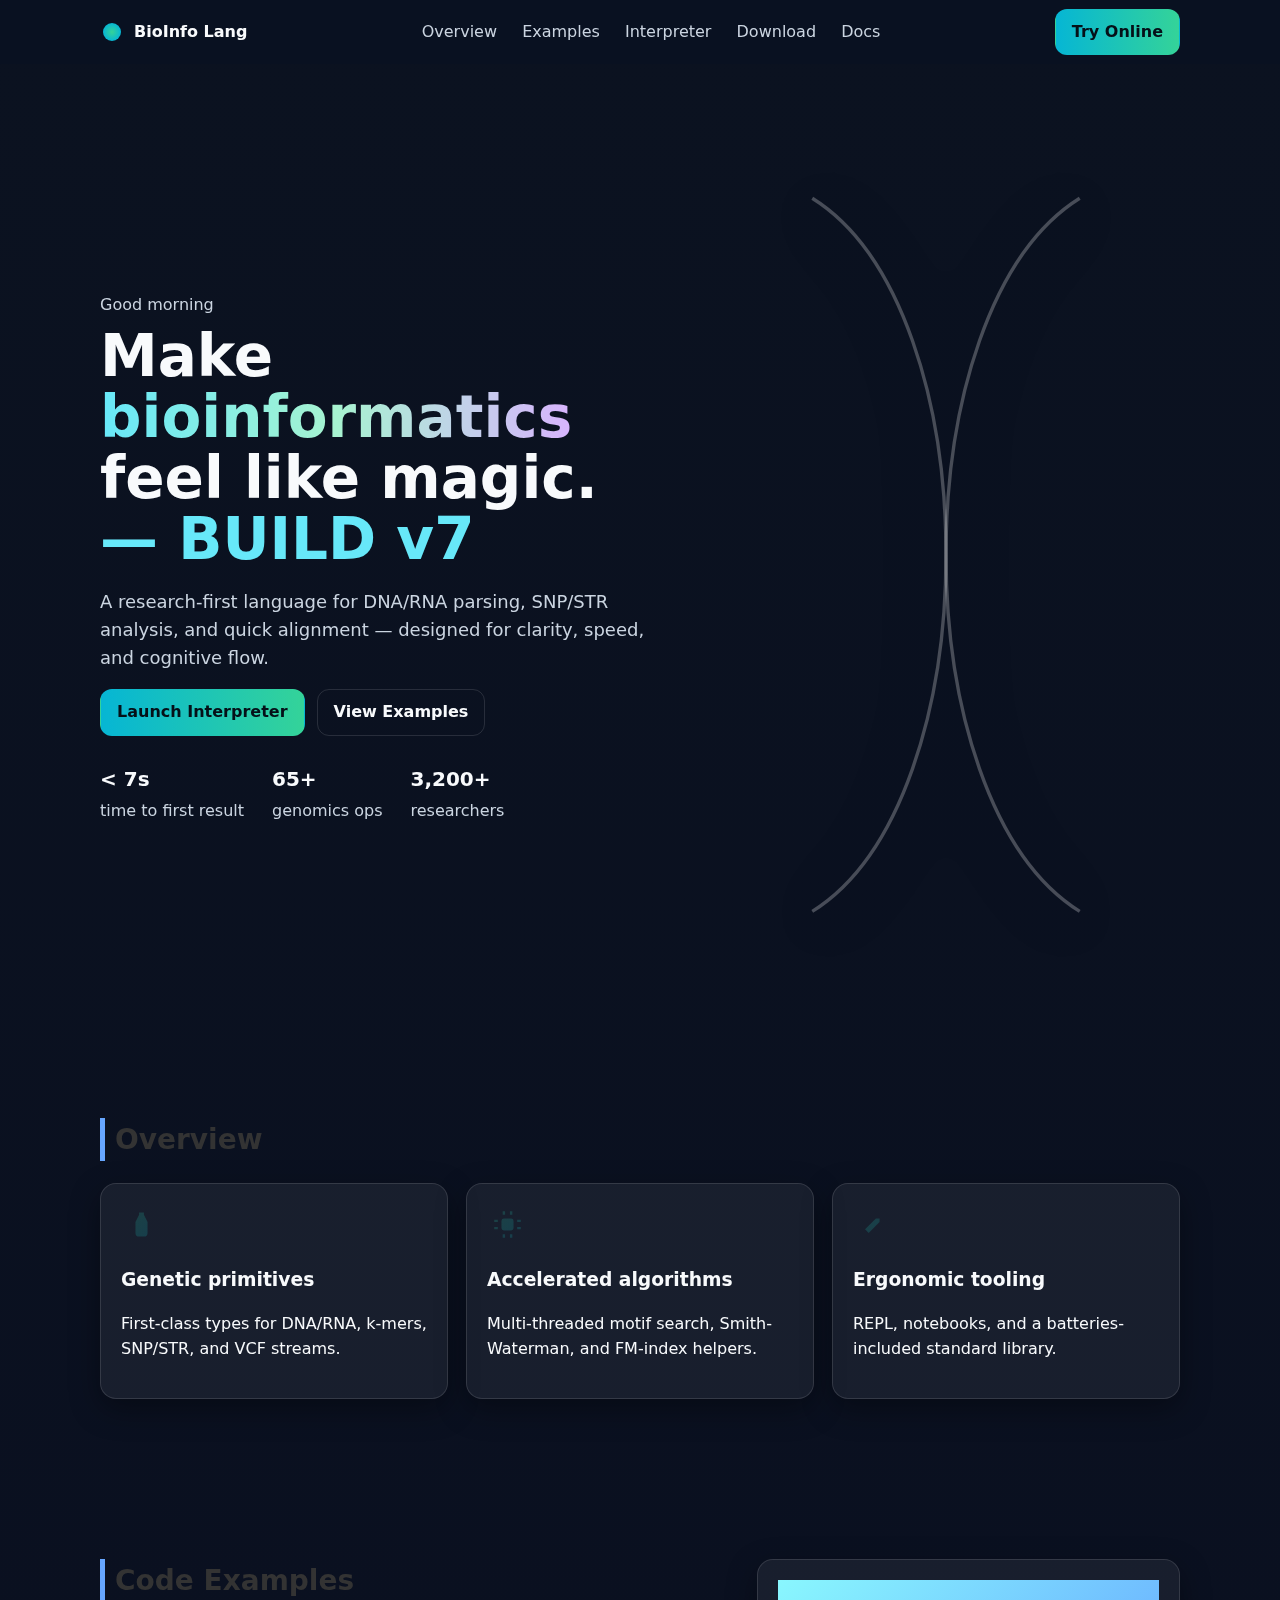
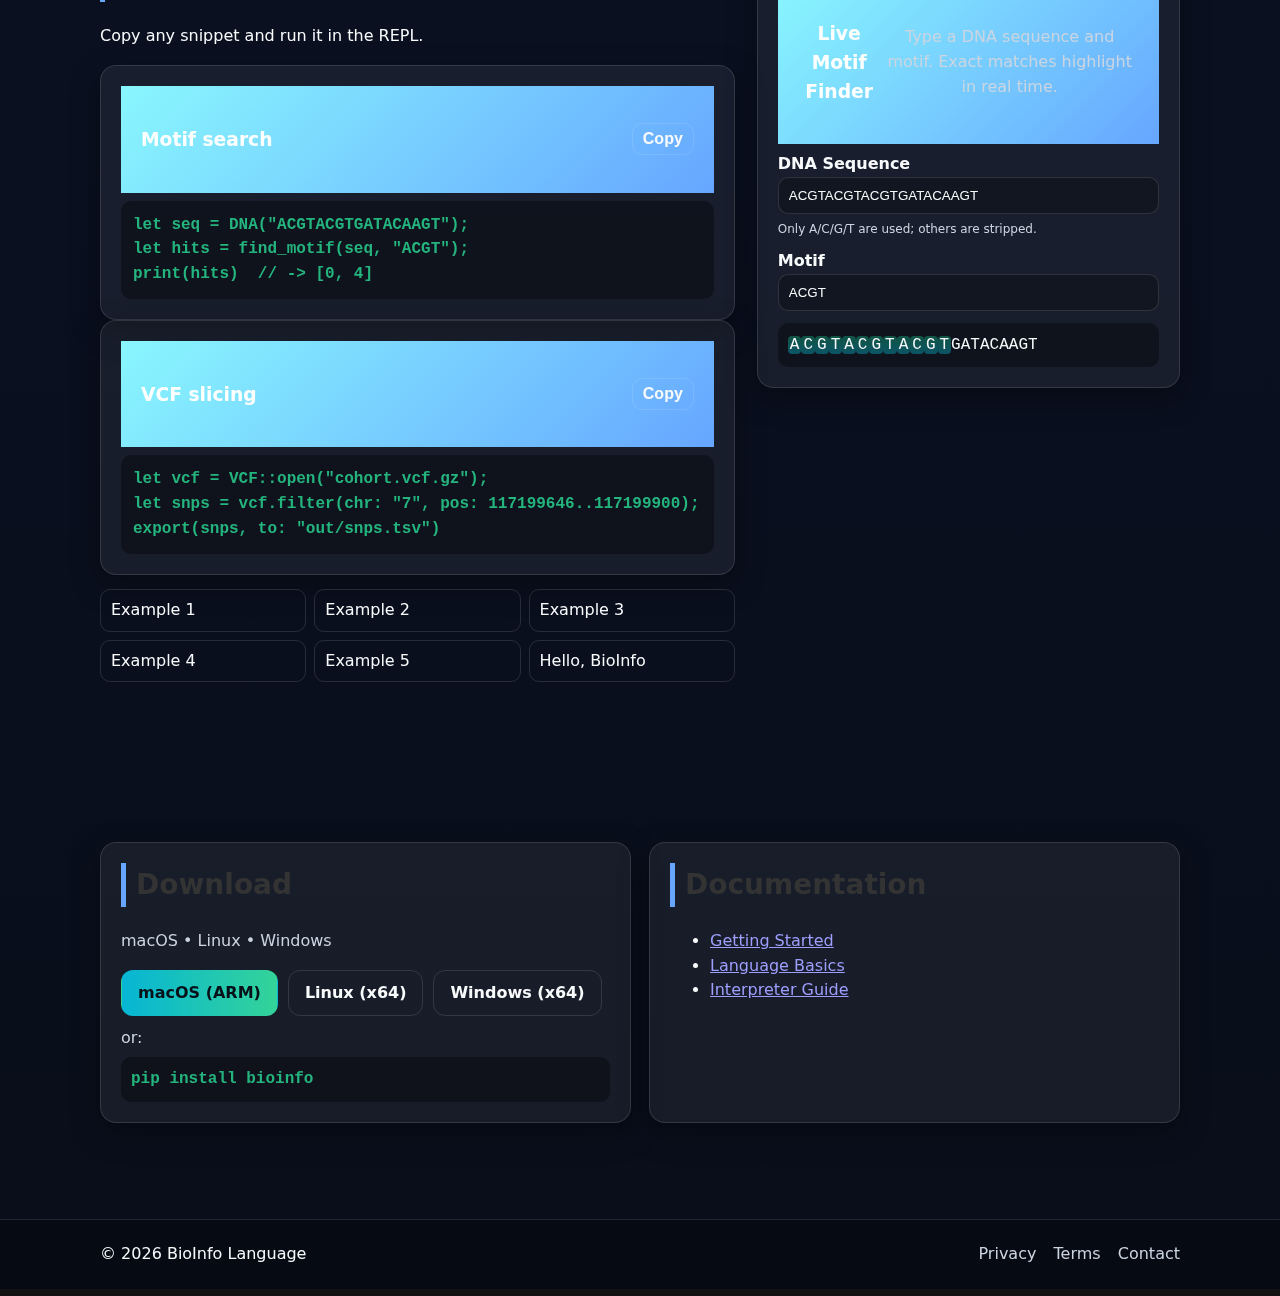
<file: index.html>
<!doctype html>
<html lang="en">
<head>
  <meta charset="utf-8" />
  <meta name="viewport" content="width=device-width,initial-scale=1" />
  <title>BioInfo Language</title>
  <link rel="stylesheet" href="styles.css" />
  <meta name="color-scheme" content="dark light" />
</head>
<body>
  <a class="skip-link" href="#main">Skip to content</a>

  <!-- NAV -->
  <header class="nav">
    <div class="container nav-inner">
      <a class="brand" href="index.html" aria-label="BioInfo home">
        <svg width="24" height="24" viewBox="0 0 24 24" aria-hidden="true"><circle cx="12" cy="12" r="9" fill="url(#g)"/><defs><radialGradient id="g"><stop offset="0" stop-color="#34d399"/><stop offset="1" stop-color="#06b6d4"/></radialGradient></defs></svg>
        <span>BioInfo Lang</span>
      </a>
      <nav aria-label="Primary" class="nav-links">
        <a href="#overview">Overview</a>
        <a href="#examples">Examples</a>
        <a href="interpreter.html">Interpreter</a>
        <a href="#download">Download</a>
        <a href="about.html">Docs</a>
      </nav>
      <div class="nav-cta">
        <a class="btn btn-primary" href="interpreter.html">Try Online</a>
      </div>
    </div>
  </header>

  <!-- HERO -->
  <main id="main">
    <section class="hero">
      <div class="container hero-grid">
        <div class="hero-copy">
          <p id="greeting" class="eyebrow">Good afternoon</p>
          <h1 class="display">Make <span class="grad">bioinformatics</span> feel like magic.</h1>
          <p class="lead">
            A research-first language for DNA/RNA parsing, SNP/STR analysis, and quick alignment —
            designed for clarity, speed, and cognitive flow.
          </p>
          <div class="actions">
            <a class="btn btn-primary" href="interpreter.html">Launch Interpreter</a>
            <a class="btn btn-ghost" href="#examples">View Examples</a>
          </div>

          <ul class="stats" aria-label="Stats">
            <li><strong>&lt; 7s</strong><span>time to first result</span></li>
            <li><strong>65+</strong><span>genomics ops</span></li>
            <li><strong>3,200+</strong><span>researchers</span></li>
          </ul>
        </div>

        <!-- Subtle animated DNA (CSS anim; reduced-motion safe) -->
        <div class="hero-art" aria-hidden="true">
          <svg class="dna" viewBox="0 0 420 680" role="img">
            <!-- rails -->
            <path class="rail" d="M90,20 C250,120 250,560 90,660" />
            <path class="rail" d="M330,20 C170,120 170,560 330,660" />
            <!-- rungs -->
            <g class="rungs">
              <!-- JS will clone/animate these with CSS keyframes -->
              <line x1="120" y1="80" x2="300" y2="80" />
            </g>
          </svg>
        </div>
      </div>
    </section>

    <!-- OVERVIEW / FEATURES -->
    <section id="overview" class="section">
      <div class="container">
        <h2>Overview</h2>
        <div class="grid-3">
          <article class="card feature">
            <div class="icon i-flask" aria-hidden="true"></div>
            <h3>Genetic primitives</h3>
            <p>First-class types for DNA/RNA, k-mers, SNP/STR, and VCF streams.</p>
          </article>
          <article class="card feature">
            <div class="icon i-cpu" aria-hidden="true"></div>
            <h3>Accelerated algorithms</h3>
            <p>Multi-threaded motif search, Smith-Waterman, and FM-index helpers.</p>
          </article>
          <article class="card feature">
            <div class="icon i-tool" aria-hidden="true"></div>
            <h3>Ergonomic tooling</h3>
            <p>REPL, notebooks, and a batteries-included standard library.</p>
          </article>
        </div>
      </div>
    </section>

    <!-- EXAMPLES + LIVE DEMO -->
    <section id="examples" class="section alt">
      <div class="container examples-grid">
        <div class="examples-left">
          <div class="section-head">
            <h2>Code Examples</h2>
            <p class="muted">Copy any snippet and run it in the REPL.</p>
          </div>

          <div class="card code">
            <header>
              <h3>Motif search</h3>
              <button class="copy" data-copy="let seq = DNA(&quot;ACGTACGTGATACAAGT&quot;);
let hits = find_motif(seq, &quot;ACGT&quot;);
print(hits)  // -> [0, 4]">Copy</button>
            </header>
<pre><code>let seq = DNA("ACGTACGTGATACAAGT");
let hits = find_motif(seq, "ACGT");
print(hits)  // -> [0, 4]</code></pre>
          </div>

          <div class="card code">
            <header>
              <h3>VCF slicing</h3>
              <button class="copy" data-copy="let vcf = VCF::open(&quot;cohort.vcf.gz&quot;);
let snps = vcf.filter(chr: &quot;7&quot;, pos: 117199646..117199900);
export(snps, to: &quot;out/snps.tsv&quot;)">Copy</button>
            </header>
<pre><code>let vcf = VCF::open("cohort.vcf.gz");
let snps = vcf.filter(chr: "7", pos: 117199646..117199900);
export(snps, to: "out/snps.tsv")</code></pre>
          </div>

          <ul class="links">
            <!-- Wire to your existing example pages -->
            <li><a href="example1.html">Example 1</a></li>
            <li><a href="example2.html">Example 2</a></li>
            <li><a href="example3.html">Example 3</a></li>
            <li><a href="example4.html">Example 4</a></li>
            <li><a href="example5.html">Example 5</a></li>
            <li><a href="hello_world.BioInfo">Hello, BioInfo</a></li>
          </ul>
        </div>

        <!-- Live Motif Finder -->
        <aside class="card demo">
          <header>
            <h3>Live Motif Finder</h3>
            <p class="muted">Type a DNA sequence and motif. Exact matches highlight in real time.</p>
          </header>

          <label class="label">DNA Sequence</label>
          <input id="seq" class="input" value="ACGTACGTACGTGATACAAGT" aria-describedby="seq-help" />
          <div id="seq-help" class="help">Only A/C/G/T are used; others are stripped.</div>

          <label class="label">Motif</label>
          <input id="motif" class="input" value="ACGT" maxlength="12" />
          <div class="result" id="result" aria-live="polite"></div>
        </aside>
      </div>
    </section>

    <!-- DOWNLOAD & DOCS -->
    <section id="download" class="section">
      <div class="container grid-2">
        <article class="card">
          <h2 class="tight">Download</h2>
          <p class="muted">macOS • Linux • Windows</p>
          <div class="btn-row">
            <a class="btn btn-primary" href="#">macOS (ARM)</a>
            <a class="btn btn-ghost" href="#">Linux (x64)</a>
            <a class="btn btn-ghost" href="#">Windows (x64)</a>
          </div>
          <p class="install">or:</p>
          <pre class="install-line"><code>pip install bioinfo</code></pre>
        </article>

        <article class="card">
          <h2 class="tight">Documentation</h2>
          <ul class="doc-links">
            <li><a href="about.html">Getting Started</a></li>
            <li><a href="moreaboutus.html">Language Basics</a></li>
            <li><a href="interpreter.html">Interpreter Guide</a></li>
          </ul>
        </article>
      </div>
    </section>
  </main>

  <footer class="footer">
    <div class="container footer-inner">
      <span>© <span id="year"></span> BioInfo Language</span>
      <nav class="footer-links" aria-label="Secondary">
        <a href="about.html">Privacy</a>
        <a href="about.html">Terms</a>
        <a href="about.html">Contact</a>
      </nav>
    </div>
  </footer>

  <script src="script.js" defer></script>
</body>
</html>
</file>
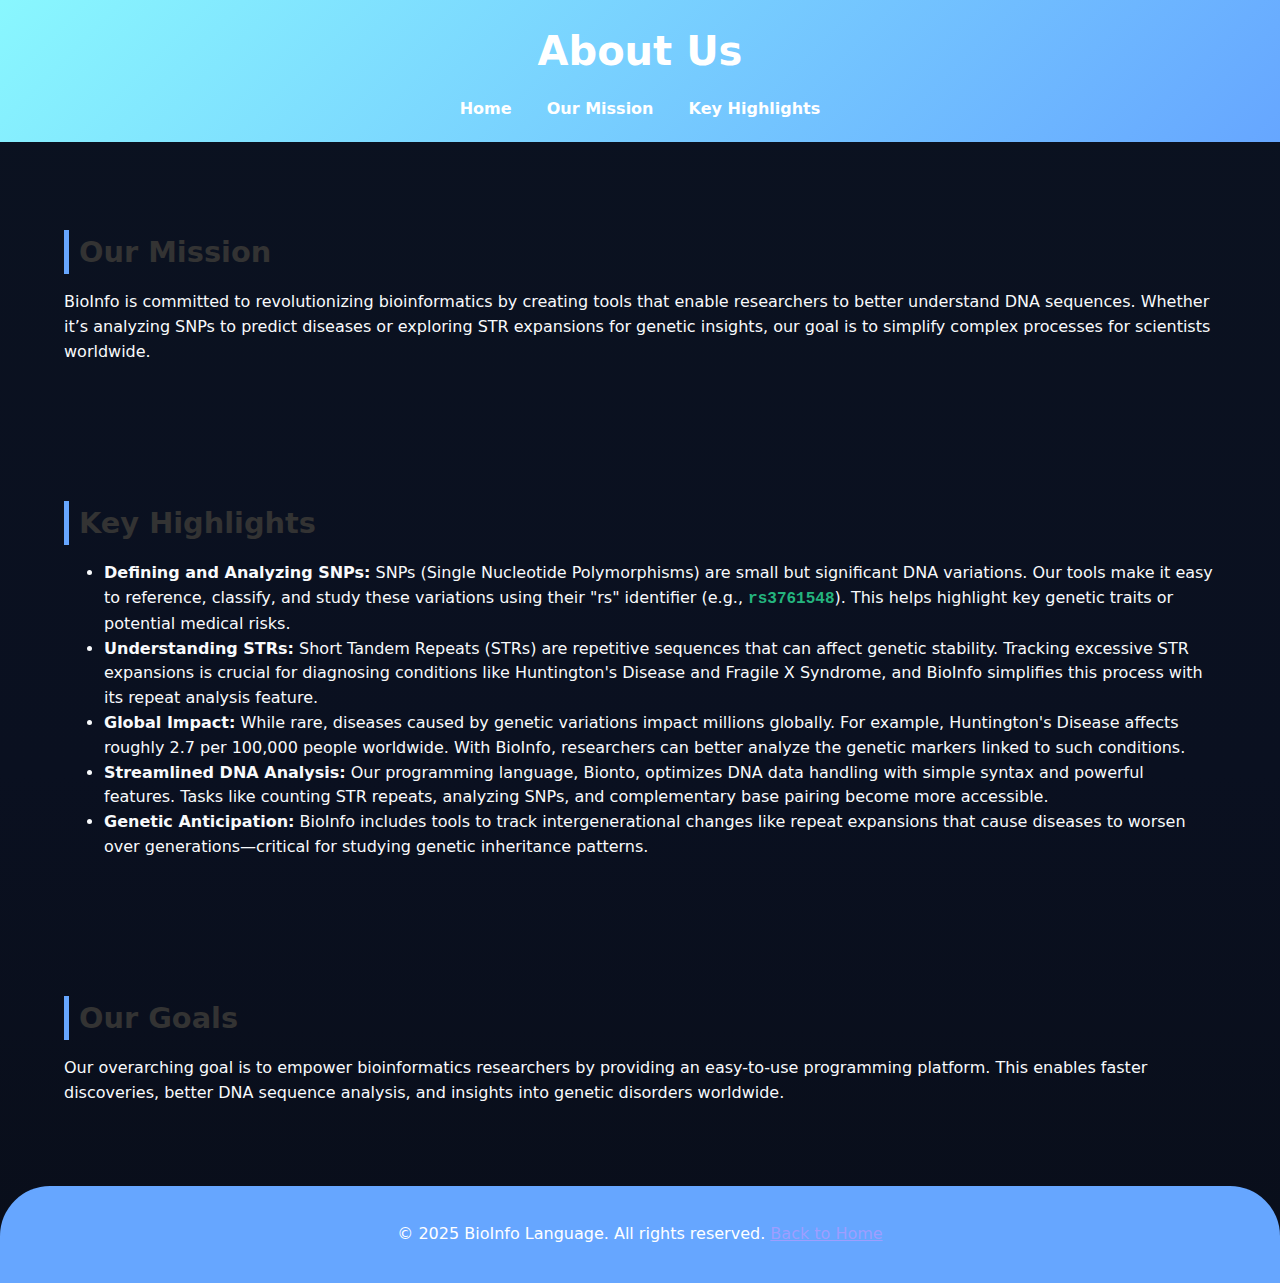
<file: about.html>
<!DOCTYPE html>
<html lang="en">

<head>
    <meta charset="UTF-8">
    <meta name="viewport" content="width=device-width, initial-scale=1.0">
    <title>About Us - BioInfo Language</title>
    <link href="https://fonts.googleapis.com/css2?family=Poppins:wght@300;400;700&display=swap" rel="stylesheet">
    <link rel="stylesheet" href="styles.css">
</head>

<body>
    <header>
        <h1>About Us</h1>
        <nav>
            <ul>
                <li><a href="index.html">Home</a></li>
                <li><a href="#mission">Our Mission</a></li>
                <li><a href="#highlights">Key Highlights</a></li>
            </ul>
        </nav>
    </header>

    <main>
        <section id="mission">
            <h2>Our Mission</h2>
            <p>BioInfo is committed to revolutionizing bioinformatics by creating tools that enable researchers to better understand DNA sequences. Whether it’s analyzing SNPs to predict diseases or exploring STR expansions for genetic insights, our goal is to simplify complex processes for scientists worldwide.</p>
        </section>

        <section id="highlights">
            <h2>Key Highlights</h2>
            <ul>
                <li><strong>Defining and Analyzing SNPs:</strong>
                    SNPs (Single Nucleotide Polymorphisms) are small but significant DNA variations. Our tools make it easy to reference, classify, and study these variations using their "rs" identifier (e.g., <code>rs3761548</code>). This helps highlight key genetic traits or potential medical risks.</li>
                <li><strong>Understanding STRs:</strong>
                    Short Tandem Repeats (STRs) are repetitive sequences that can affect genetic stability. Tracking excessive STR expansions is crucial for diagnosing conditions like Huntington's Disease and Fragile X Syndrome, and BioInfo simplifies this process with its repeat analysis feature.</li>
                <li><strong>Global Impact:</strong>
                    While rare, diseases caused by genetic variations impact millions globally. For example, Huntington's Disease affects roughly 2.7 per 100,000 people worldwide. With BioInfo, researchers can better analyze the genetic markers linked to such conditions.</li>
                <li><strong>Streamlined DNA Analysis:</strong>
                    Our programming language, Bionto, optimizes DNA data handling with simple syntax and powerful features. Tasks like counting STR repeats, analyzing SNPs, and complementary base pairing become more accessible.</li>
                <li><strong>Genetic Anticipation:</strong>
                    BioInfo includes tools to track intergenerational changes like repeat expansions that cause diseases to worsen over generations—critical for studying genetic inheritance patterns.</li>
            </ul>
        </section>

        <section id="goals">
            <h2>Our Goals</h2>
            <p>Our overarching goal is to empower bioinformatics researchers by providing an easy-to-use programming platform. This enables faster discoveries, better DNA sequence analysis, and insights into genetic disorders worldwide.</p>
        </section>
    </main>

    <footer>
        <p>&copy; 2025 BioInfo Language. All rights reserved. <a href="index.html">Back to Home</a></p>
    </footer>
</body>

</html>
</file>
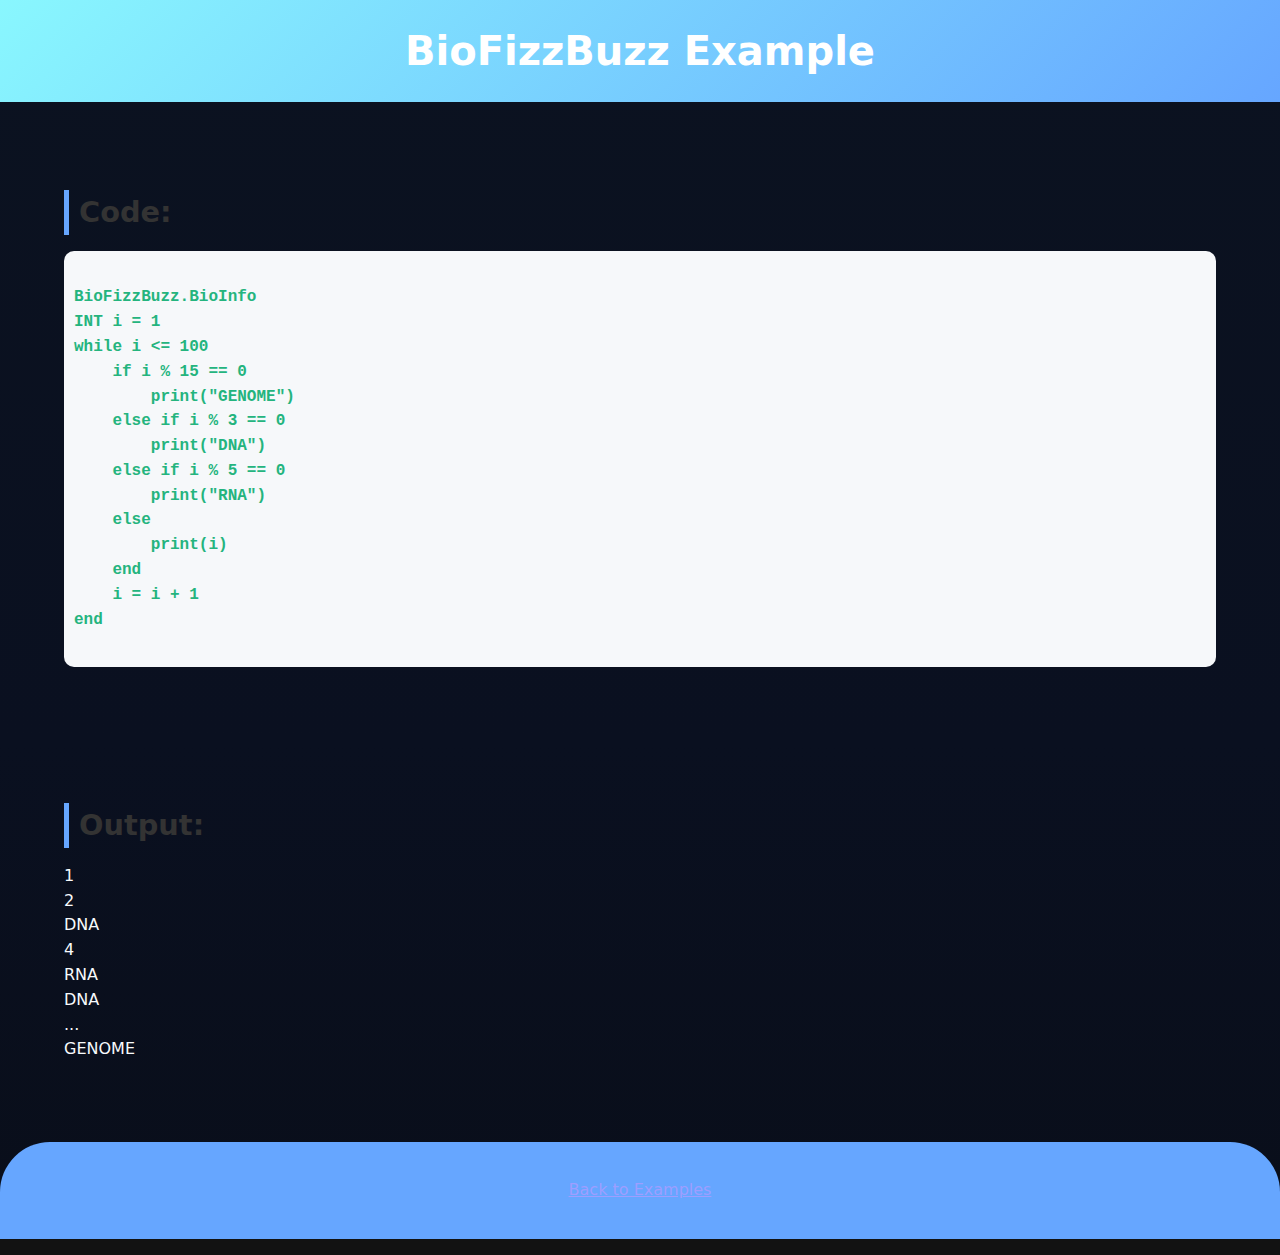
<file: example1.html>
<!DOCTYPE html>
<html lang="en">

<head>
    <meta charset="UTF-8">
    <meta name="viewport" content="width=device-width, initial-scale=1.0">
    <title>BioFizzBuzz Example</title>
    <link rel="stylesheet" href="styles.css">
</head>

<body>
    <header>
        <h1>BioFizzBuzz Example</h1>
    </header>

    <main>
        <section>
            <h2>Code:</h2>
            <pre><code>
BioFizzBuzz.BioInfo 
INT i = 1
while i <= 100
    if i % 15 == 0
        print("GENOME")
    else if i % 3 == 0
        print("DNA")
    else if i % 5 == 0
        print("RNA")
    else
        print(i)
    end
    i = i + 1
end
            </code></pre>
        </section>

        <section>
            <h2>Output:</h2>
            <div class="output-box">
                <p>
                    1<br>
                    2<br>
                    DNA<br>
                    4<br>
                    RNA<br>
                    DNA<br>
                    ...<br>
                    GENOME
                </p>
            </div>
        </section>
    </main>

    <footer>
        <p><a href="index.html">Back to Examples</a></p>
    </footer>
</body>

</html>
</file>
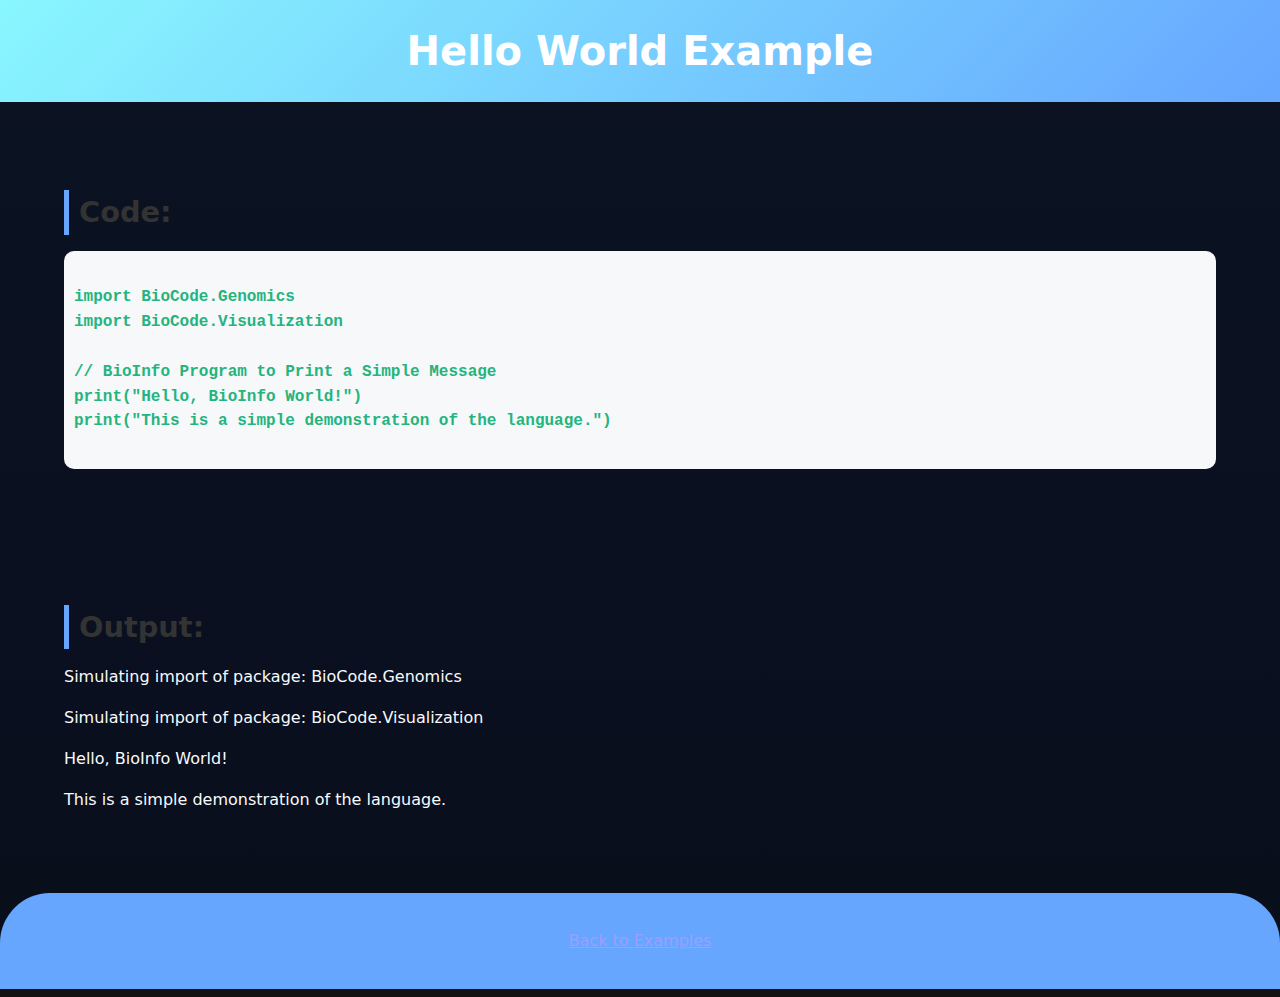
<file: example2.html>
<!DOCTYPE html>
<html lang="en">

<head>
    <meta charset="UTF-8">
    <meta name="viewport" content="width=device-width, initial-scale=1.0">
    <title>Hello World Example</title>
    <link rel="stylesheet" href="styles.css">
</head>

<body>
    <header>
        <h1>Hello World Example</h1>
    </header>

    <main>
        <section>
            <h2>Code:</h2>
            <pre><code>
import BioCode.Genomics
import BioCode.Visualization

// BioInfo Program to Print a Simple Message
print("Hello, BioInfo World!")
print("This is a simple demonstration of the language.")
            </code></pre>
        </section>

        <section>
            <h2>Output:</h2>
            <div class="output-box">
                <p>Simulating import of package: BioCode.Genomics</p>
                <p>Simulating import of package: BioCode.Visualization</p>
                <p>Hello, BioInfo World!</p>
                <p>This is a simple demonstration of the language.</p>
            </div>
        </section>
    </main>

    <footer>
        <p><a href="index.html">Back to Examples</a></p>
    </footer>
</body>

</html>
</file>
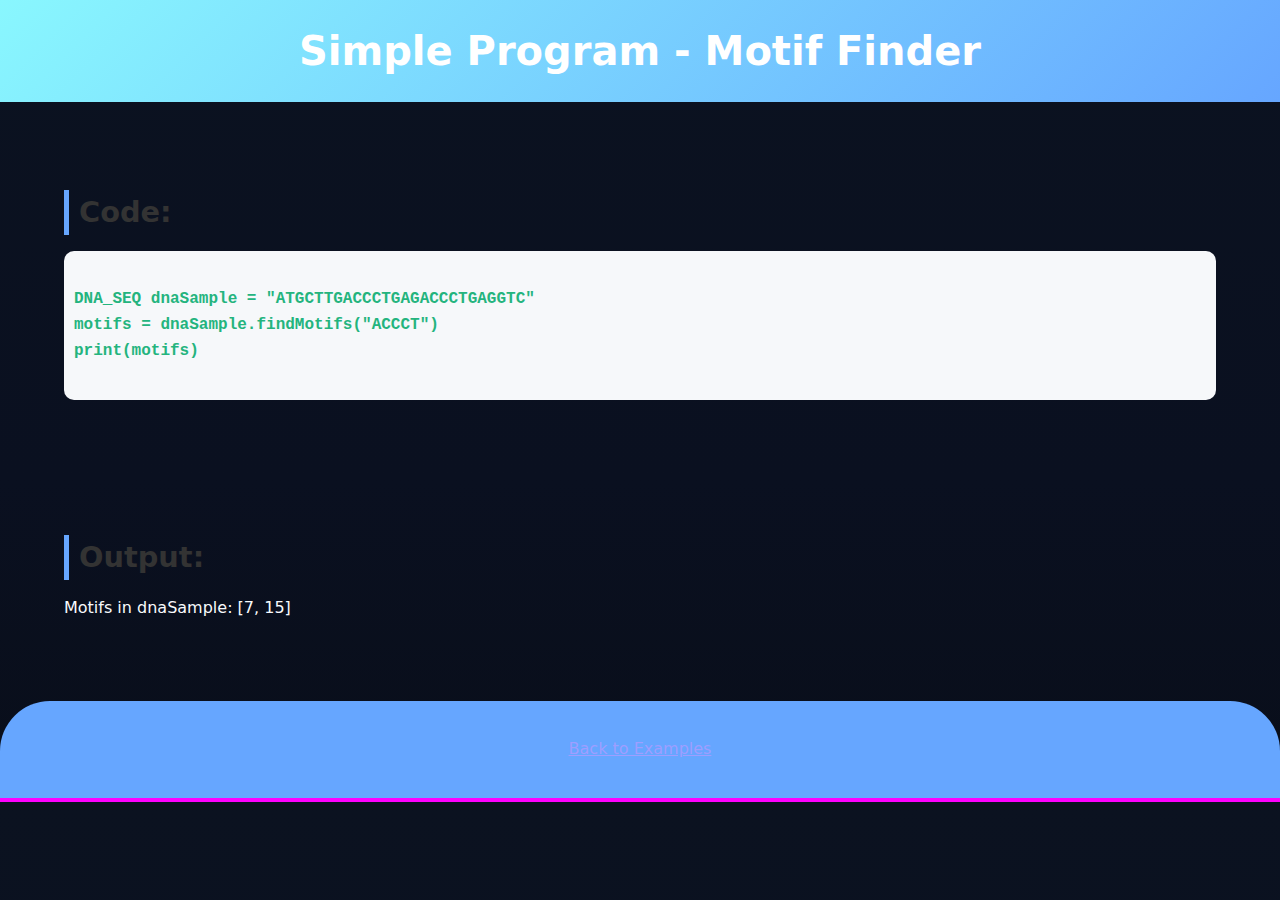
<file: example3.html>
<!DOCTYPE html>
<html lang="en">

<head>
    <meta charset="UTF-8">
    <meta name="viewport" content="width=device-width, initial-scale=1.0">
    <title>Simple Program - Motif Finder</title>
    <link rel="stylesheet" href="styles.css">
</head>

<body>
    <header>
        <h1>Simple Program - Motif Finder</h1>
    </header>

    <main>
        <section>
            <h2>Code:</h2>
            <pre><code>
DNA_SEQ dnaSample = "ATGCTTGACCCTGAGACCCTGAGGTC"
motifs = dnaSample.findMotifs("ACCCT")
print(motifs)
            </code></pre>
        </section>

        <section>
            <h2>Output:</h2>
            <div class="output-box">
                <p>Motifs in dnaSample: [7, 15]</p>
            </div>
        </section>
    </main>

    <footer>
        <p><a href="index.html">Back to Examples</a></p>
    </footer>
</body>

</html>
</file>
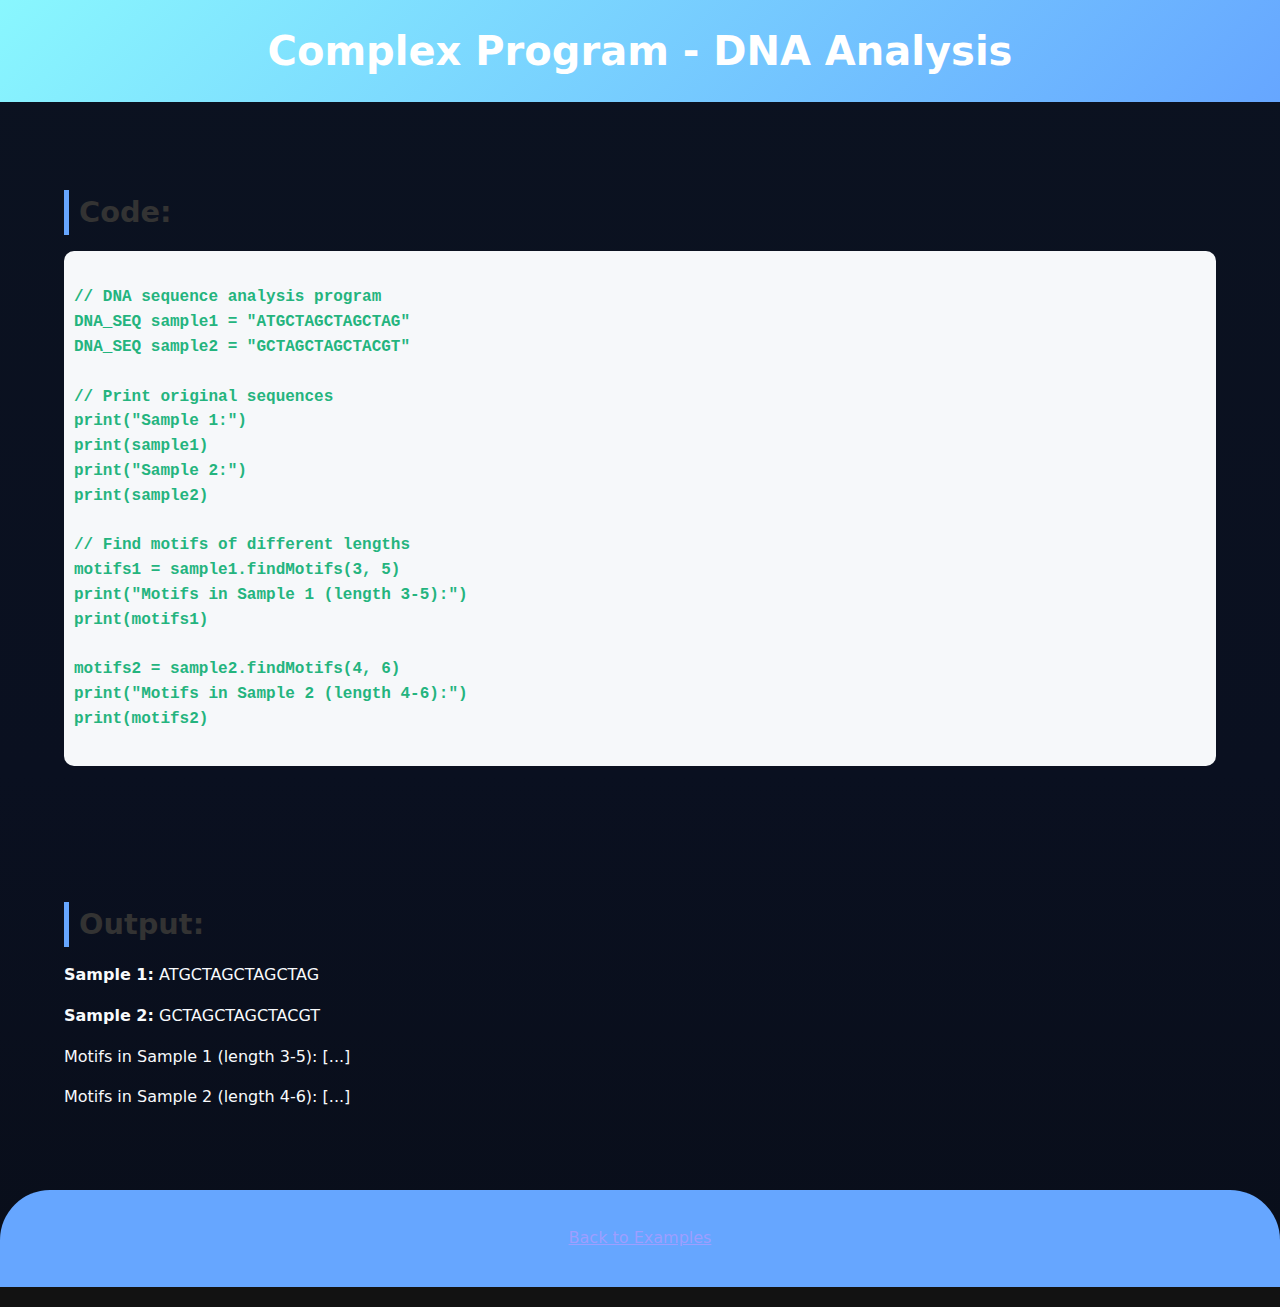
<file: example4.html>
<!DOCTYPE html>
<html lang="en">

<head>
    <meta charset="UTF-8">
    <meta name="viewport" content="width=device-width, initial-scale=1.0">
    <title>Complex Analysis</title>
    <link rel="stylesheet" href="styles.css">
</head>

<body>
    <header>
        <h1>Complex Program - DNA Analysis</h1>
    </header>

    <main>
        <section>
            <h2>Code:</h2>
            <pre><code>
// DNA sequence analysis program
DNA_SEQ sample1 = "ATGCTAGCTAGCTAG"
DNA_SEQ sample2 = "GCTAGCTAGCTACGT"

// Print original sequences
print("Sample 1:")
print(sample1)
print("Sample 2:")
print(sample2)

// Find motifs of different lengths
motifs1 = sample1.findMotifs(3, 5)
print("Motifs in Sample 1 (length 3-5):")
print(motifs1)

motifs2 = sample2.findMotifs(4, 6)
print("Motifs in Sample 2 (length 4-6):")
print(motifs2)
            </code></pre>
        </section>

        <section>
            <h2>Output:</h2>
            <div class="output-box">
                <p><strong>Sample 1:</strong> ATGCTAGCTAGCTAG</p>
                <p><strong>Sample 2:</strong> GCTAGCTAGCTACGT</p>
                <p>Motifs in Sample 1 (length 3-5): [...]</p>
                <p>Motifs in Sample 2 (length 4-6): [...]</p>
            </div>
        </section>
    </main>

    <footer>
        <p><a href="index.html">Back to Examples</a></p>
    </footer>
</body>

</html>
</file>
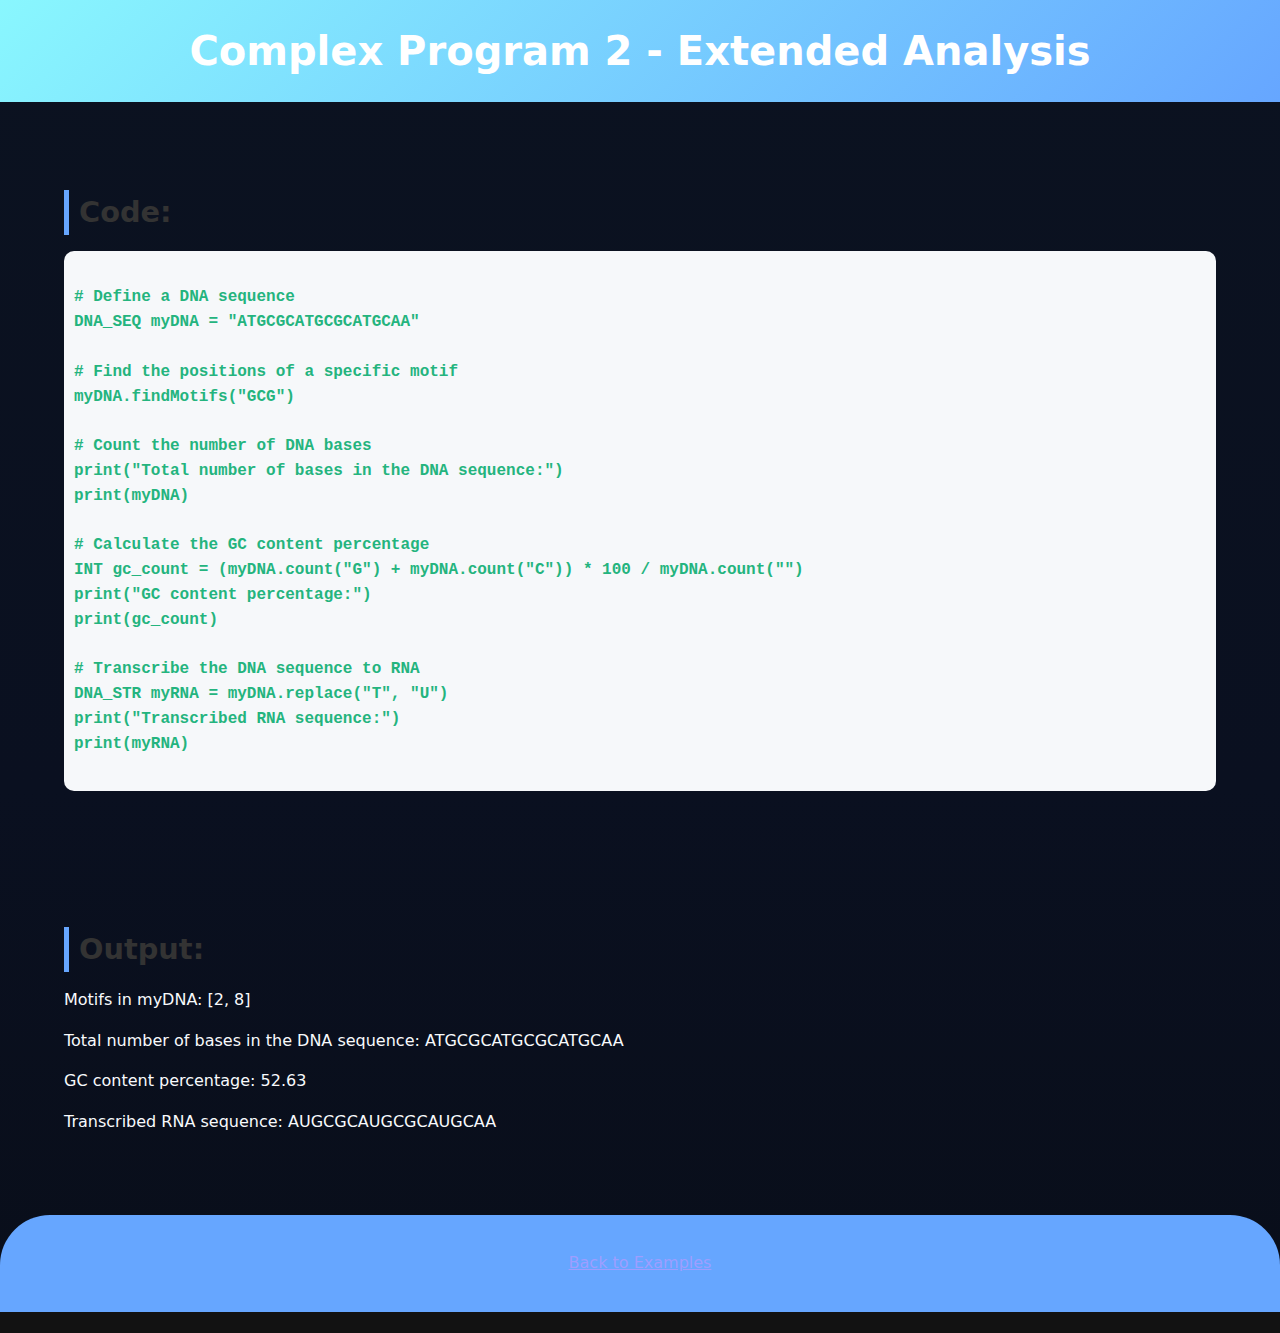
<file: example5.html>
<!DOCTYPE html>
<html lang="en">

<head>
    <meta charset="UTF-8">
    <meta name="viewport" content="width=device-width, initial-scale=1.0">
    <title>Complex Program - Extended Analysis</title>
    <link rel="stylesheet" href="styles.css">
</head>

<body>
    <header>
        <h1>Complex Program 2 - Extended Analysis</h1>
    </header>

    <main>
        <section>
            <h2>Code:</h2>
            <pre><code>
# Define a DNA sequence
DNA_SEQ myDNA = "ATGCGCATGCGCATGCAA"

# Find the positions of a specific motif
myDNA.findMotifs("GCG")

# Count the number of DNA bases
print("Total number of bases in the DNA sequence:")
print(myDNA)

# Calculate the GC content percentage
INT gc_count = (myDNA.count("G") + myDNA.count("C")) * 100 / myDNA.count("")
print("GC content percentage:")
print(gc_count)

# Transcribe the DNA sequence to RNA
DNA_STR myRNA = myDNA.replace("T", "U")
print("Transcribed RNA sequence:")
print(myRNA)
            </code></pre>
        </section>

        <section>
            <h2>Output:</h2>
            <div class="output-box">
                <p>Motifs in myDNA: [2, 8]</p>
                <p>Total number of bases in the DNA sequence: ATGCGCATGCGCATGCAA</p>
                <p>GC content percentage: 52.63</p>
                <p>Transcribed RNA sequence: AUGCGCAUGCGCAUGCAA</p>
            </div>
        </section>
    </main>

    <footer>
        <p><a href="index.html">Back to Examples</a></p>
    </footer>
</body>

</html>
</file>
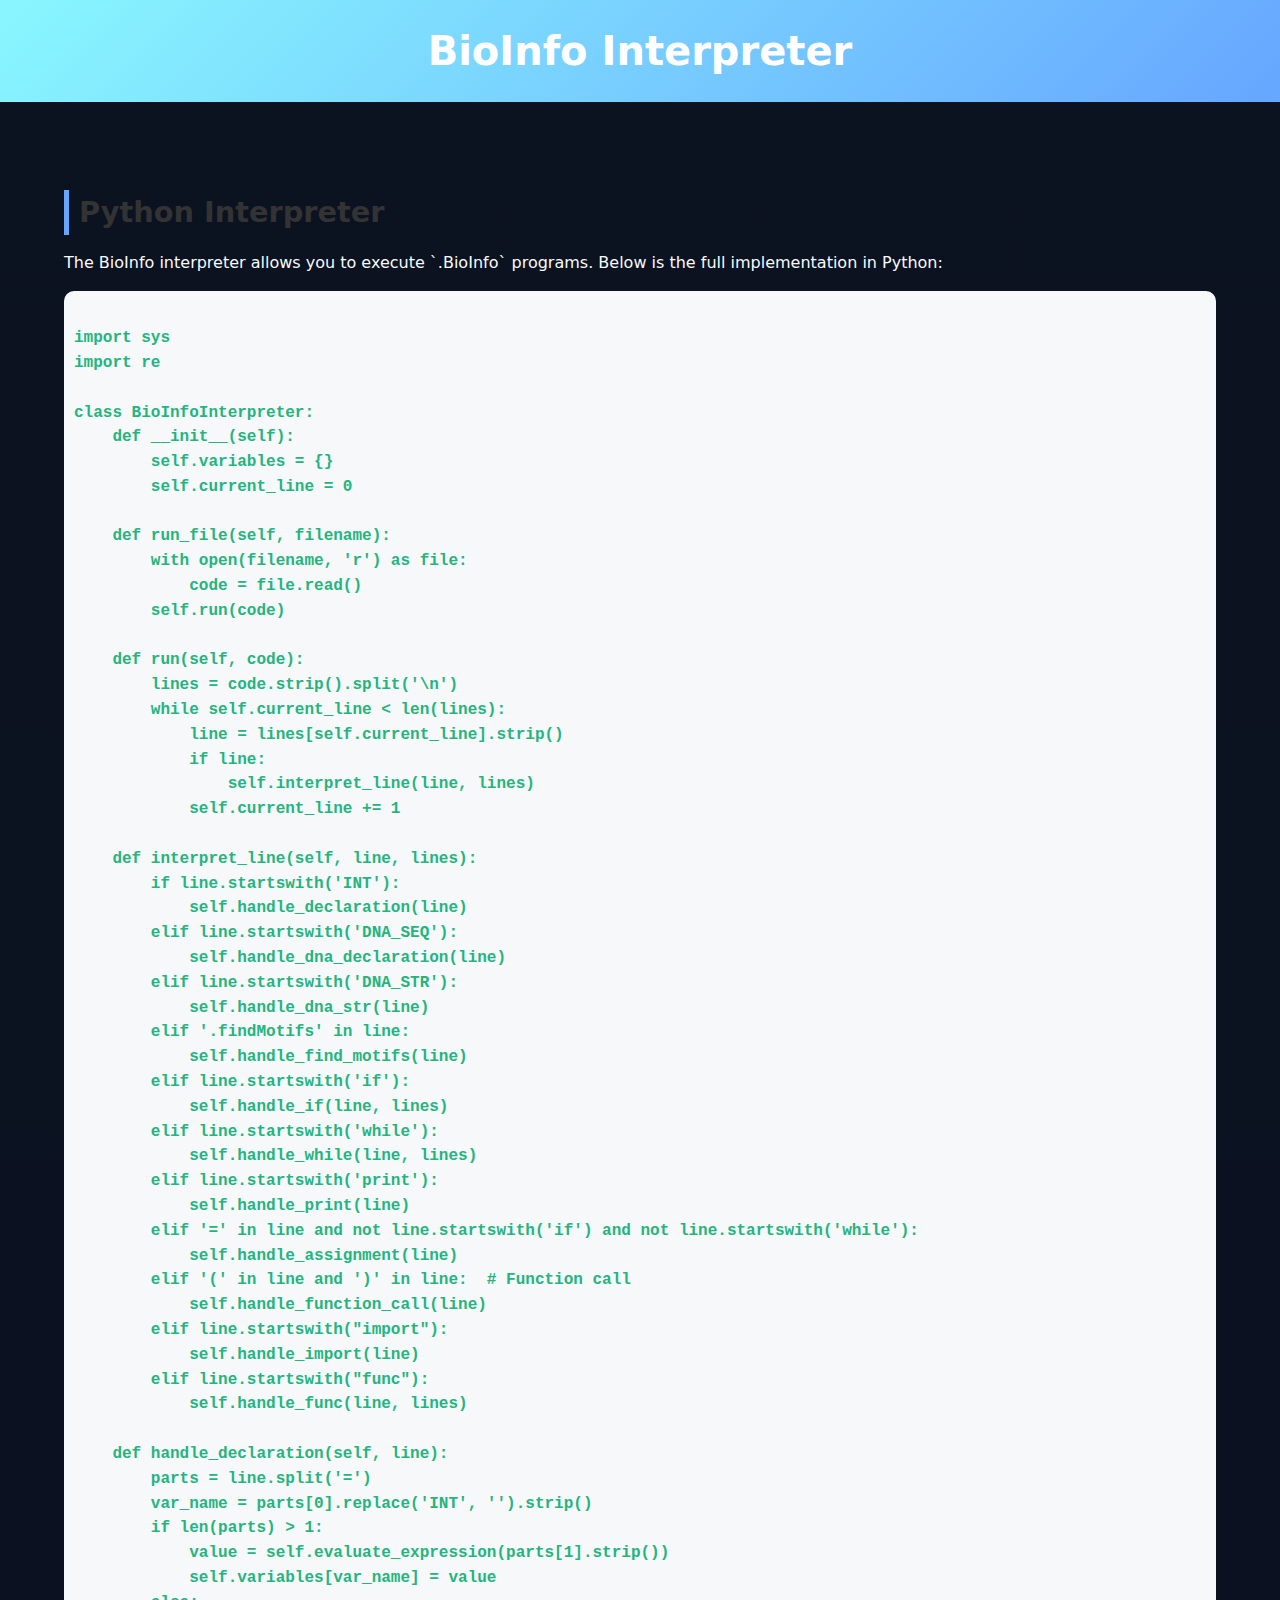
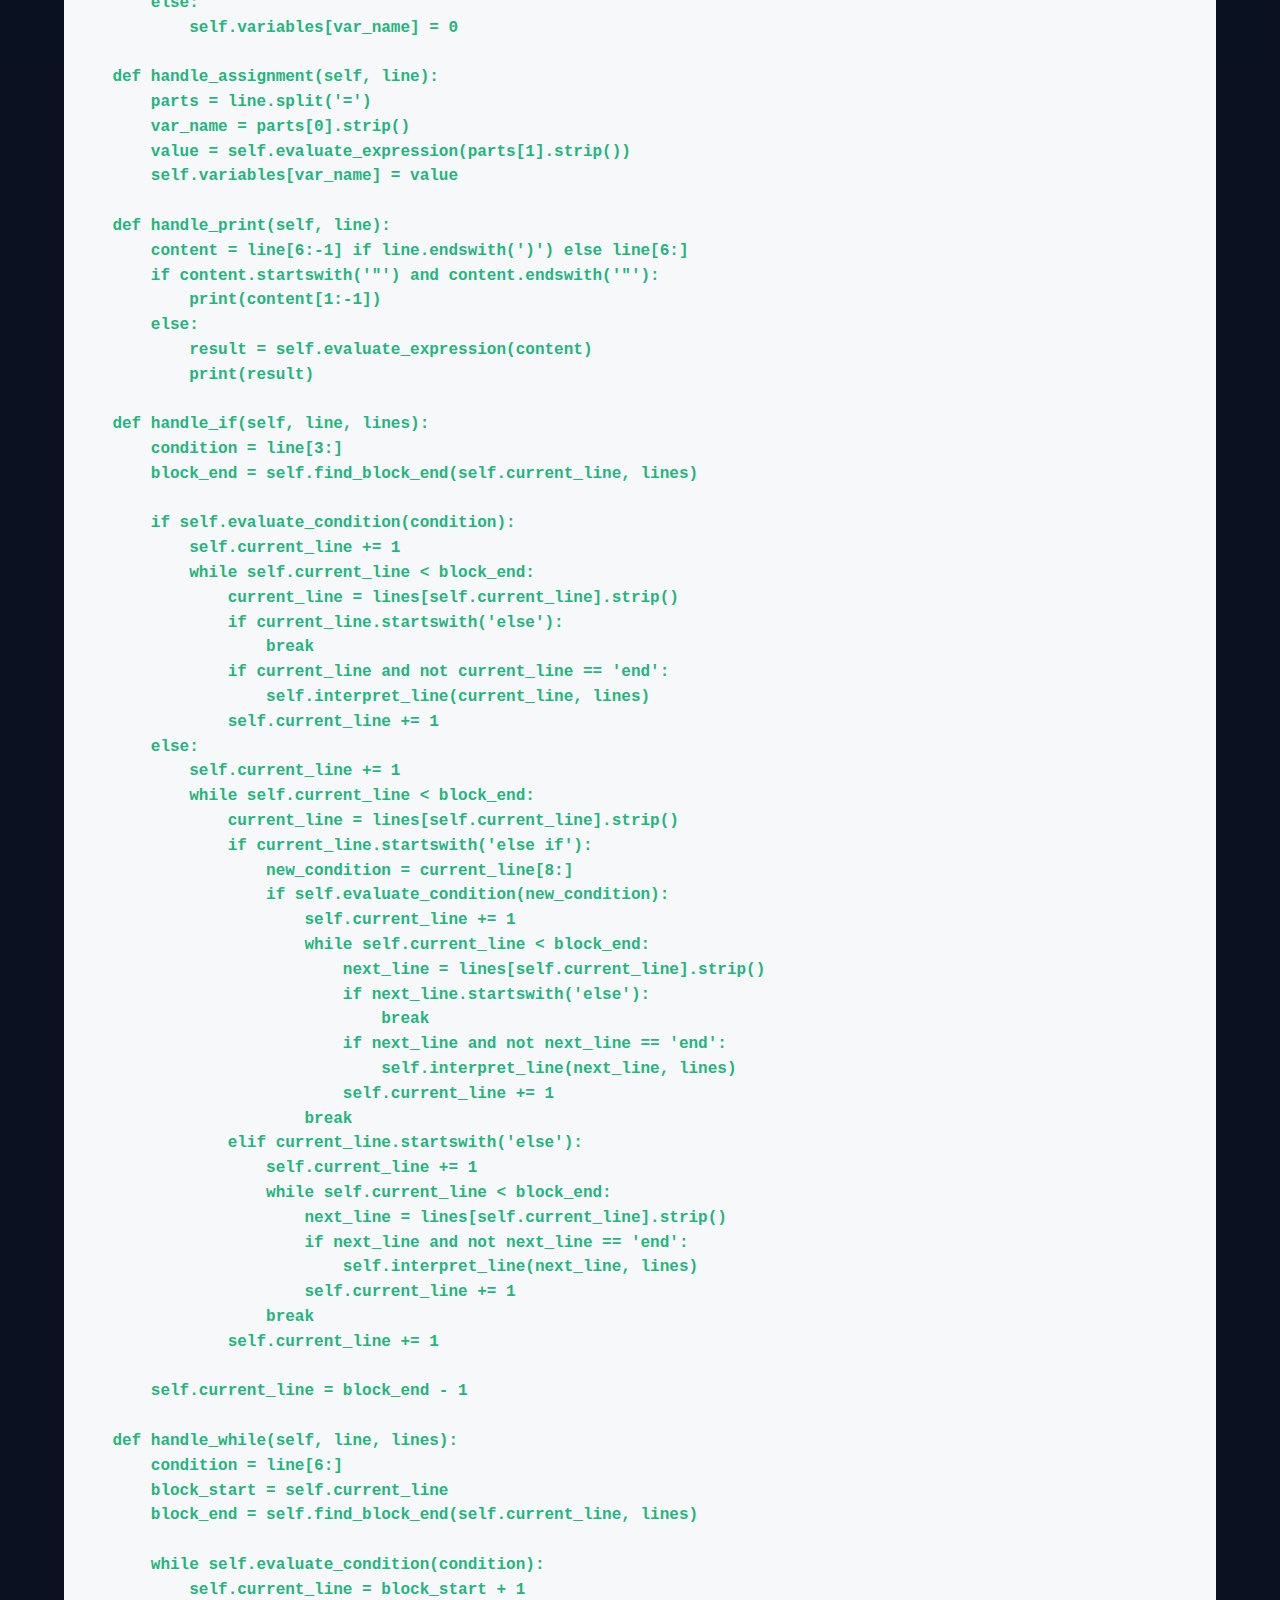
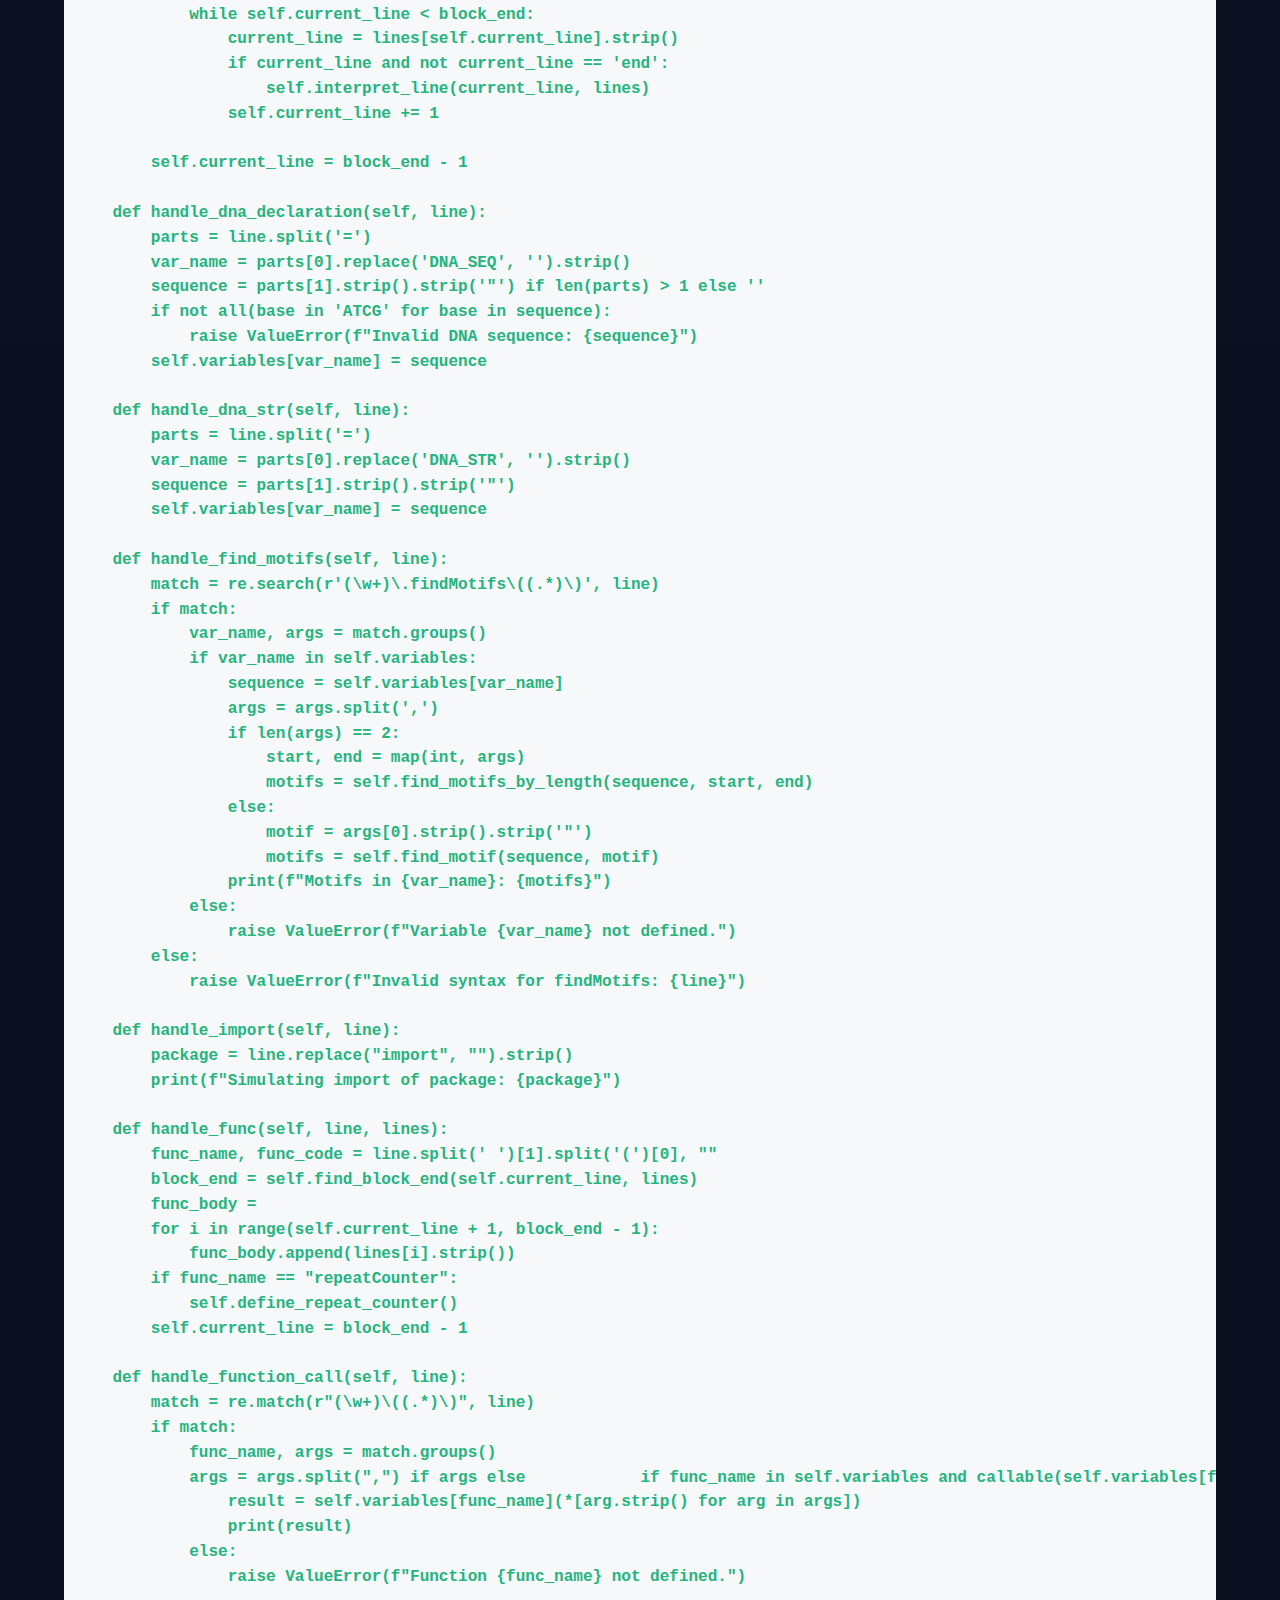
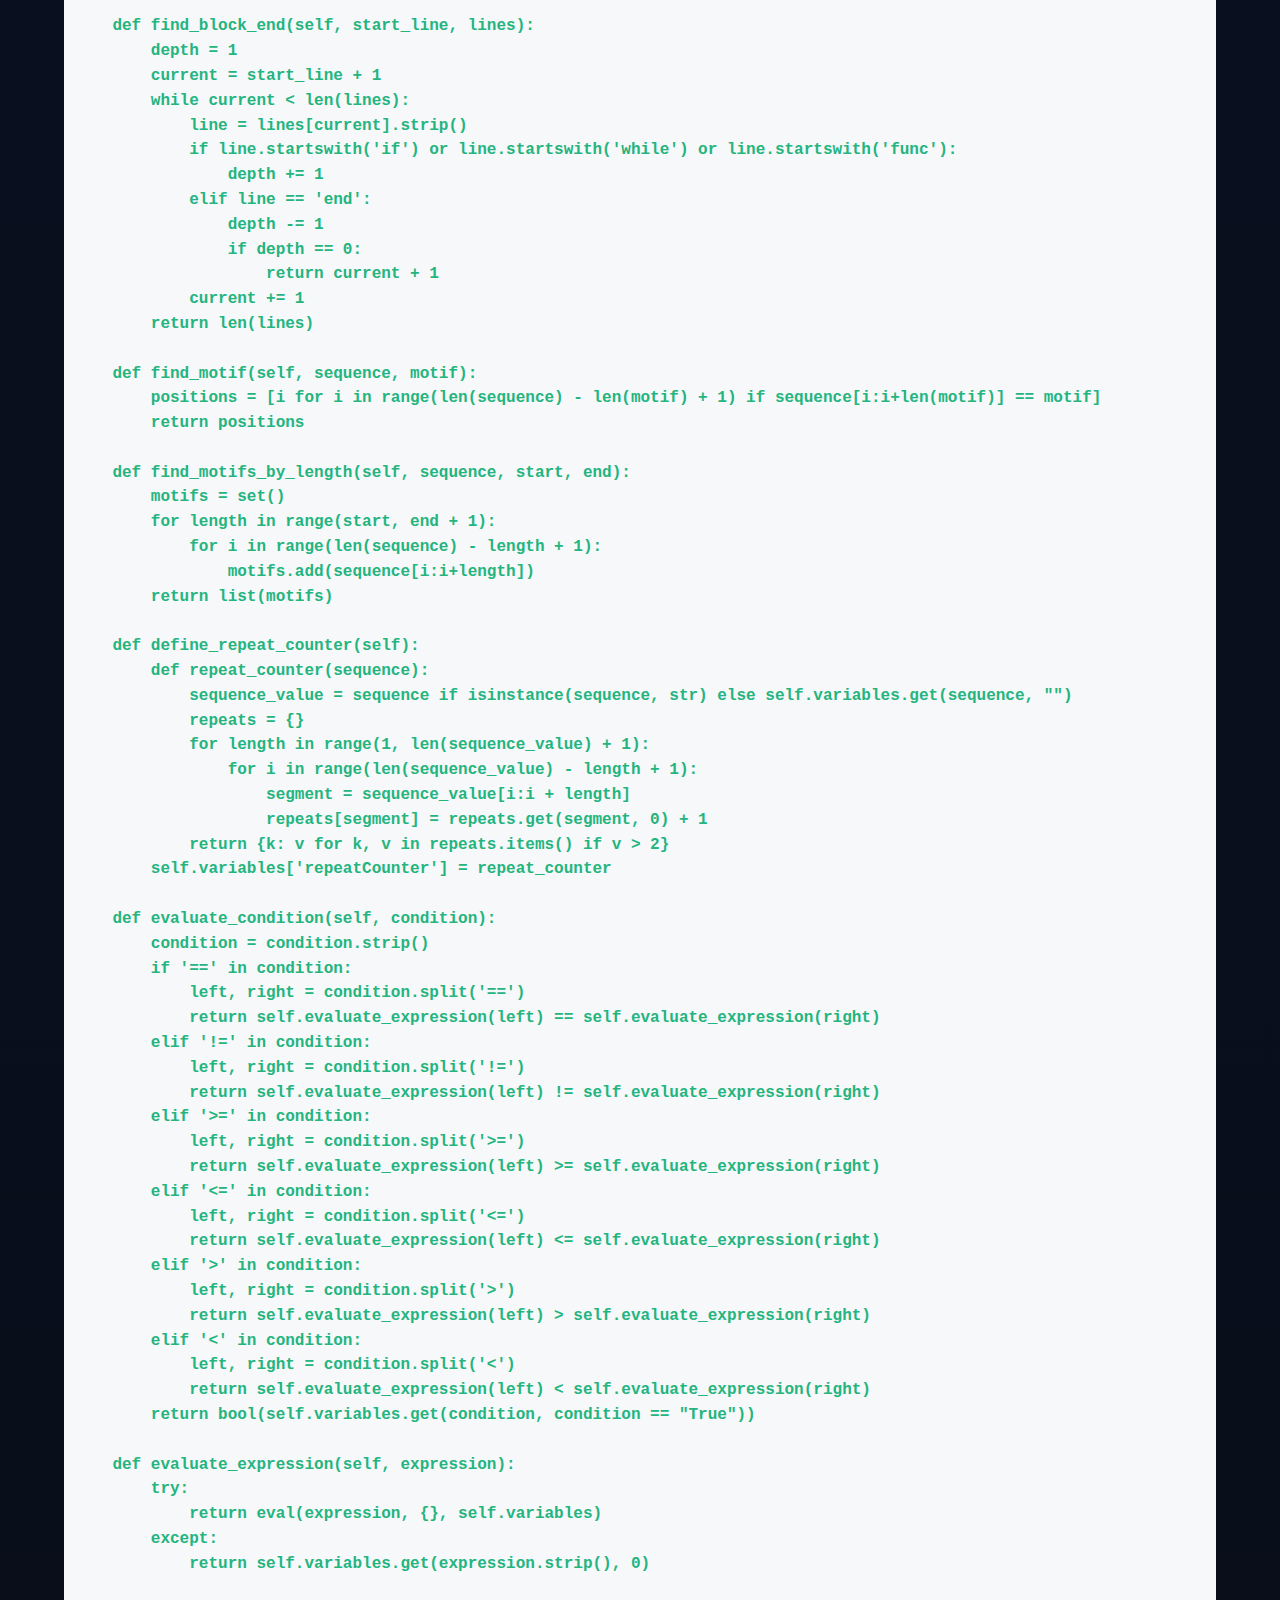
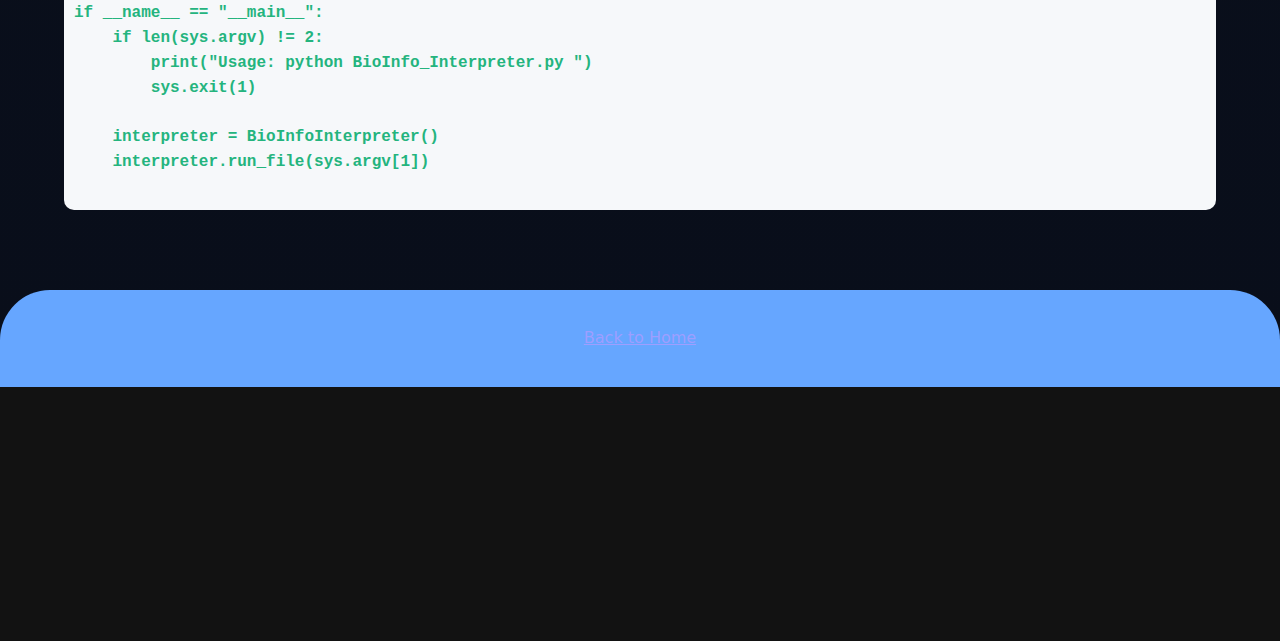
<file: interpreter.html>
<!DOCTYPE html>
<html lang="en">

<head>
    <meta charset="UTF-8">
    <meta name="viewport" content="width=device-width, initial-scale=1.0">
    <title>BioInfo Interpreter</title>
    <link rel="stylesheet" href="styles.css">
</head>

<body>
    <header>
        <h1>BioInfo Interpreter</h1>
    </header>

    <main>
        <section id="interpreter">
            <h2>Python Interpreter</h2>
            <p>The BioInfo interpreter allows you to execute `.BioInfo` programs. Below is the full implementation in Python:</p>
            <pre><code>
import sys
import re

class BioInfoInterpreter:
    def __init__(self):
        self.variables = {}
        self.current_line = 0

    def run_file(self, filename):
        with open(filename, 'r') as file:
            code = file.read()
        self.run(code)

    def run(self, code):
        lines = code.strip().split('\n')
        while self.current_line < len(lines):
            line = lines[self.current_line].strip()
            if line:
                self.interpret_line(line, lines)
            self.current_line += 1

    def interpret_line(self, line, lines):
        if line.startswith('INT'):
            self.handle_declaration(line)
        elif line.startswith('DNA_SEQ'):
            self.handle_dna_declaration(line)
        elif line.startswith('DNA_STR'):
            self.handle_dna_str(line)
        elif '.findMotifs' in line:
            self.handle_find_motifs(line)
        elif line.startswith('if'):
            self.handle_if(line, lines)
        elif line.startswith('while'):
            self.handle_while(line, lines)
        elif line.startswith('print'):
            self.handle_print(line)
        elif '=' in line and not line.startswith('if') and not line.startswith('while'):
            self.handle_assignment(line)
        elif '(' in line and ')' in line:  # Function call
            self.handle_function_call(line)
        elif line.startswith("import"):
            self.handle_import(line)
        elif line.startswith("func"):
            self.handle_func(line, lines)

    def handle_declaration(self, line):
        parts = line.split('=')
        var_name = parts[0].replace('INT', '').strip()
        if len(parts) > 1:
            value = self.evaluate_expression(parts[1].strip())
            self.variables[var_name] = value
        else:
            self.variables[var_name] = 0

    def handle_assignment(self, line):
        parts = line.split('=')
        var_name = parts[0].strip()
        value = self.evaluate_expression(parts[1].strip())
        self.variables[var_name] = value

    def handle_print(self, line):
        content = line[6:-1] if line.endswith(')') else line[6:]
        if content.startswith('"') and content.endswith('"'):
            print(content[1:-1])
        else:
            result = self.evaluate_expression(content)
            print(result)

    def handle_if(self, line, lines):
        condition = line[3:]
        block_end = self.find_block_end(self.current_line, lines)
        
        if self.evaluate_condition(condition):
            self.current_line += 1
            while self.current_line < block_end:
                current_line = lines[self.current_line].strip()
                if current_line.startswith('else'):
                    break
                if current_line and not current_line == 'end':
                    self.interpret_line(current_line, lines)
                self.current_line += 1
        else:
            self.current_line += 1
            while self.current_line < block_end:
                current_line = lines[self.current_line].strip()
                if current_line.startswith('else if'):
                    new_condition = current_line[8:]
                    if self.evaluate_condition(new_condition):
                        self.current_line += 1
                        while self.current_line < block_end:
                            next_line = lines[self.current_line].strip()
                            if next_line.startswith('else'):
                                break
                            if next_line and not next_line == 'end':
                                self.interpret_line(next_line, lines)
                            self.current_line += 1
                        break
                elif current_line.startswith('else'):
                    self.current_line += 1
                    while self.current_line < block_end:
                        next_line = lines[self.current_line].strip()
                        if next_line and not next_line == 'end':
                            self.interpret_line(next_line, lines)
                        self.current_line += 1
                    break
                self.current_line += 1

        self.current_line = block_end - 1

    def handle_while(self, line, lines):
        condition = line[6:]
        block_start = self.current_line
        block_end = self.find_block_end(self.current_line, lines)
        
        while self.evaluate_condition(condition):
            self.current_line = block_start + 1
            while self.current_line < block_end:
                current_line = lines[self.current_line].strip()
                if current_line and not current_line == 'end':
                    self.interpret_line(current_line, lines)
                self.current_line += 1
        
        self.current_line = block_end - 1

    def handle_dna_declaration(self, line):
        parts = line.split('=')
        var_name = parts[0].replace('DNA_SEQ', '').strip()
        sequence = parts[1].strip().strip('"') if len(parts) > 1 else ''
        if not all(base in 'ATCG' for base in sequence):
            raise ValueError(f"Invalid DNA sequence: {sequence}")
        self.variables[var_name] = sequence

    def handle_dna_str(self, line):
        parts = line.split('=')
        var_name = parts[0].replace('DNA_STR', '').strip()
        sequence = parts[1].strip().strip('"')
        self.variables[var_name] = sequence

    def handle_find_motifs(self, line):
        match = re.search(r'(\w+)\.findMotifs\((.*)\)', line)
        if match:
            var_name, args = match.groups()
            if var_name in self.variables:
                sequence = self.variables[var_name]
                args = args.split(',')
                if len(args) == 2:
                    start, end = map(int, args)
                    motifs = self.find_motifs_by_length(sequence, start, end)
                else:
                    motif = args[0].strip().strip('"')
                    motifs = self.find_motif(sequence, motif)
                print(f"Motifs in {var_name}: {motifs}")
            else:
                raise ValueError(f"Variable {var_name} not defined.")
        else:
            raise ValueError(f"Invalid syntax for findMotifs: {line}")

    def handle_import(self, line):
        package = line.replace("import", "").strip()
        print(f"Simulating import of package: {package}")

    def handle_func(self, line, lines):
        func_name, func_code = line.split(' ')[1].split('(')[0], ""
        block_end = self.find_block_end(self.current_line, lines)
        func_body =    
        for i in range(self.current_line + 1, block_end - 1):
            func_body.append(lines[i].strip())
        if func_name == "repeatCounter":
            self.define_repeat_counter()
        self.current_line = block_end - 1

    def handle_function_call(self, line):
        match = re.match(r"(\w+)\((.*)\)", line)
        if match:
            func_name, args = match.groups()
            args = args.split(",") if args else            if func_name in self.variables and callable(self.variables[func_name]):
                result = self.variables[func_name](*[arg.strip() for arg in args])
                print(result)
            else:
                raise ValueError(f"Function {func_name} not defined.")

    def find_block_end(self, start_line, lines):
        depth = 1
        current = start_line + 1
        while current < len(lines):
            line = lines[current].strip()
            if line.startswith('if') or line.startswith('while') or line.startswith('func'):
                depth += 1
            elif line == 'end':
                depth -= 1
                if depth == 0:
                    return current + 1
            current += 1
        return len(lines)

    def find_motif(self, sequence, motif):
        positions = [i for i in range(len(sequence) - len(motif) + 1) if sequence[i:i+len(motif)] == motif]
        return positions

    def find_motifs_by_length(self, sequence, start, end):
        motifs = set()
        for length in range(start, end + 1):
            for i in range(len(sequence) - length + 1):
                motifs.add(sequence[i:i+length])
        return list(motifs)

    def define_repeat_counter(self):
        def repeat_counter(sequence):
            sequence_value = sequence if isinstance(sequence, str) else self.variables.get(sequence, "")
            repeats = {}
            for length in range(1, len(sequence_value) + 1):
                for i in range(len(sequence_value) - length + 1):
                    segment = sequence_value[i:i + length]
                    repeats[segment] = repeats.get(segment, 0) + 1
            return {k: v for k, v in repeats.items() if v > 2}
        self.variables['repeatCounter'] = repeat_counter

    def evaluate_condition(self, condition):
        condition = condition.strip()
        if '==' in condition:
            left, right = condition.split('==')
            return self.evaluate_expression(left) == self.evaluate_expression(right)
        elif '!=' in condition:
            left, right = condition.split('!=')
            return self.evaluate_expression(left) != self.evaluate_expression(right)
        elif '>=' in condition:
            left, right = condition.split('>=')
            return self.evaluate_expression(left) >= self.evaluate_expression(right)
        elif '<=' in condition:
            left, right = condition.split('<=')
            return self.evaluate_expression(left) <= self.evaluate_expression(right)
        elif '>' in condition:
            left, right = condition.split('>')
            return self.evaluate_expression(left) > self.evaluate_expression(right)
        elif '<' in condition:
            left, right = condition.split('<')
            return self.evaluate_expression(left) < self.evaluate_expression(right)
        return bool(self.variables.get(condition, condition == "True"))

    def evaluate_expression(self, expression):
        try:
            return eval(expression, {}, self.variables)
        except:
            return self.variables.get(expression.strip(), 0)

if __name__ == "__main__":
    if len(sys.argv) != 2:
        print("Usage: python BioInfo_Interpreter.py <filename>")
        sys.exit(1)
    
    interpreter = BioInfoInterpreter()
    interpreter.run_file(sys.argv[1]) 
            </code></pre>
        </section>
    </main>

    <footer>
        <p><a href="index.html">Back to Home</a></p>
    </footer>
</body>

</html>
</file>
<file: styles.css>
/* General styles */
body {
    font-family: 'Poppins', sans-serif;
    margin: 0;
    padding: 0;
    color: #333;
    background-color: #f5f6fa;
    scroll-behavior: smooth;
}

/* Header styles */
header {
    background: linear-gradient(135deg, #89f7fe, #66a6ff);
    color: #fff;
    padding: 20px;
    text-align: center;
}
header h1 {
    font-size: 2.5rem;
    margin: 0;
}
nav ul {
    list-style-type: none;
    padding: 0;
    margin: 15px 0 0; /* Adjusts spacing below the header */
}
nav ul li {
    display: inline;
    margin: 0 15px;
}
nav ul li a {
    color: #fff;
    text-decoration: none;
    font-weight: bold;
    font-size: 1rem;
}
nav ul li a:hover {
    text-decoration: underline;
}

/* Main content styles */
main {
    padding: 2rem;
    display: grid;
    gap: 2rem;
    position: relative;
}

/* Section styles */
section {
    background: #ffffff;
    border-radius: 15px;
    box-shadow: 0 5px 15px rgba(0, 0, 0, 0.1);
    padding: 2rem;
    overflow: hidden;
}
section h2 {
    border-left: 5px solid #66a6ff;
    padding-left: 10px;
    color: #333;
    font-size: 1.8rem;
    margin-bottom: 1rem;
}

/* Examples list */
ul.examples-list {
    list-style: none;
    padding: 0;
    margin: 0;
}
ul.examples-list li {
    margin-bottom: 10px;
}
ul.examples-list li a {
    text-decoration: none;
    color: #66a6ff;
    font-weight: bold;
    transition: color 0.3s;
}
ul.examples-list li a:hover {
    color: #89f7fe;
}

/* Button styles */
button {
    background: #66a6ff;
    color: #fff;
    border: none;
    padding: 10px 20px;
    border-radius: 25px;
    cursor: pointer;
    font-weight: bold;
    font-size: 1rem;
    transition: 0.3s;
}
button:hover {
    background: #89f7fe;
}

/* Interpreter section-specific button styles */
section#interpreter button {
    background: #24b47e;
    color: #ffffff;
    padding: 12px 25px;
    border: none;
    border-radius: 25px;
    cursor: pointer;
    font-weight: bold;
    font-size: 1rem;
    transition: 0.3s;
}
section#interpreter button:hover {
    background: #66a6ff;
    color: #000;
}

/* Form styles */
form label {
    display: block;
    margin: 10px 0 5px;
    font-weight: bold;
}
form input,
form textarea {
    width: 100%;
    padding: 10px;
    margin-bottom: 15px;
    border: 1px solid #ccc;
    border-radius: 10px;
    font-size: 1rem;
}
textarea {
    resize: none; /* Prevents resizing text areas */
}
form button[type="submit"] {
    background: #66a6ff;
}
form button[type="submit"]:hover {
    background: #89f7fe;
}

/* Code and pre styles */
pre {
    background: #f6f8fa;
    border-radius: 10px;
    padding: 10px;
    overflow-x: auto;
}
code {
    color: #24b47e;
    font-weight: bold;
    font-family: 'Courier New', monospace;
}

/* Footer styles */
footer {
    text-align: center;
    padding: 20px;
    background: #66a6ff;
    color: #fff;
    border-top-left-radius: 50px;
    border-top-right-radius: 50px;
}

/* Decorative floating circles */
.circle {
    height: 150px;
    width: 150px;
    background-color: #89f7fe;
    border-radius: 50%;
    position: absolute;
    top: 0;
    left: 0;
    z-index: -1;
    animation: float 5s infinite alternate;
}
@keyframes float {
    from {
        transform: translateY(0px);
    }
    to {
        transform: translateY(20px);
    }
}

/* Media Queries for Responsive Design */
@media (max-width: 768px) {
    header h1 {
        font-size: 2rem;
    }
    nav ul li {
        display: block;
        margin: 10px 0;
    }
    main {
        padding: 1rem;
    }
    section {
        padding: 1.5rem;
    }
    button {
        padding: 8px 15px;
        font-size: 0.9rem;
    }
    .circle {
        height: 100px;
        width: 100px;
    }
}

/* --- CSS RESET (minimal) --- */
*{box-sizing:border-box}
html,body{margin:0;padding:0}
:root{
  --bg:#0b1220;
  --bg-alt:#0e1629;
  --card:rgba(255,255,255,.06);
  --card-border:rgba(255,255,255,.12);
  --text:#f8fafc;
  --muted:#cbd5e1;
  --line:rgba(255,255,255,.12);
  --primary:#06b6d4; /* cyan */
  --primary-2:#34d399; /* emerald */
  --radius:16px;
  --shadow:0 10px 30px rgba(0,0,0,.35);
}

@media (prefers-color-scheme: light) {
  :root{ --bg:#ffffff; --bg-alt:#f5f7fb; --text:#111827; --muted:#475569; --card:rgba(0,0,0,.04); --card-border:rgba(0,0,0,.08); --line:rgba(0,0,0,.1);}
}

body{background:linear-gradient(180deg,var(--bg),#0a1020 60%,#090e1a); color:var(--text); font:16px/1.55 ui-sans-serif,system-ui,-apple-system,Segoe UI,Roboto,Inter,Arial,"Apple Color Emoji","Segoe UI Emoji";}

.container{max-width:1120px;margin:0 auto;padding:0 20px}

/* Skip */
.skip-link{position:absolute;left:-9999px;top:auto;width:1px;height:1px;overflow:hidden}
.skip-link:focus{left:12px;top:12px;width:auto;height:auto;background:#fff;color:#000;padding:8px 12px;border-radius:8px}

/* NAV */
.nav{position:sticky;top:0;z-index:50;backdrop-filter:saturate(130%) blur(12px); background:rgba(10,15,30,.5); border-bottom:1px solid var(--line)}
.nav-inner{display:flex;align-items:center;justify-content:space-between;gap:16px;height:64px}
.brand{display:flex;align-items:center;gap:10px;font-weight:700;color:var(--text);text-decoration:none}
.nav-links a{color:var(--muted);text-decoration:none;margin:0 10px}
.nav-links a:hover{color:var(--text)}
.nav-cta .btn{white-space:nowrap}

/* BUTTONS */
.btn{display:inline-flex;align-items:center;justify-content:center;padding:10px 16px;border-radius:12px;text-decoration:none;font-weight:600;border:1px solid transparent;transition:.2s}
.btn-primary{background:linear-gradient(90deg,var(--primary),var(--primary-2));color:#051018}
.btn-primary:hover{filter:brightness(1.05)}
.btn-ghost{border-color:var(--card-border);background:transparent;color:var(--text)}
.btn-ghost:hover{background:var(--card)}

/* HERO */
.hero{position:relative; padding:80px 0}
.hero-grid{display:grid;grid-template-columns:1.1fr .9fr;gap:40px;align-items:center}
.eyebrow{color:var(--muted);margin:0 0 8px 0}
.display{font-size:clamp(34px,6vw,58px);line-height:1.05;margin:0 0 14px 0}
.grad{background:linear-gradient(90deg,#67e8f9,#a7f3d0,#d8b4fe);-webkit-background-clip:text;background-clip:text;color:transparent}
.lead{color:var(--muted);font-size:18px;max-width:56ch}
.actions{display:flex;gap:12px;margin-top:18px}
.stats{display:flex;gap:28px;list-style:none;padding:0;margin:28px 0 0}
.stats li{display:flex;flex-direction:column;gap:4px;color:var(--muted)}
.stats strong{font-size:20px;color:var(--text)}
.hero-art{position:relative}
.dna{width:100%;height:auto;filter:drop-shadow(0 10px 30px rgba(0,0,0,.5))}
.dna .rail{fill:none;stroke:rgba(255,255,255,.25);stroke-width:3}
.dna .rungs line{stroke:url(#gradLine);stroke-width:2;opacity:.85}

/* Create 28 rungs via CSS background trick */
.dna .rungs{--n:28}
.dna .rungs line{animation:rung 6s linear infinite}
@keyframes rung{
  0%{transform:translateY(0)}
  100%{transform:translateY(560px)}
}
/* Reduce motion */
@media (prefers-reduced-motion: reduce){
  .dna .rungs line{animation:none}
}

/* SECTIONS */
.section{padding:64px 0}
.section.alt{background:linear-gradient(180deg,var(--bg-alt),transparent)}
.section h2{margin:0 0 22px 0;font-size:28px}
.grid-3{display:grid;grid-template-columns:repeat(3,1fr);gap:18px}
.grid-2{display:grid;grid-template-columns:repeat(2,1fr);gap:18px}

.card{background:var(--card);border:1px solid var(--card-border);border-radius:var(--radius);padding:20px;box-shadow:var(--shadow)}
.card .muted{color:var(--muted)}
.tight{margin:0 0 12px}

.feature .icon{height:42px;width:42px;border-radius:12px;background:linear-gradient(135deg,rgba(52,211,153,.2),rgba(6,182,212,.2));border:1px solid var(--card-border);margin-bottom:10px}
.i-flask{mask: url('data:image/svg+xml;utf8,<svg xmlns=\"http://www.w3.org/2000/svg\" viewBox=\"0 0 24 24\"><path d=\"M10 2h4v2l3 6v9a3 3 0 0 1-3 3H10a3 3 0 0 1-3-3V10l3-6V2z\"/></svg>') center/70% no-repeat}
.i-cpu{mask: url('data:image/svg+xml;utf8,<svg xmlns=\"http://www.w3.org/2000/svg\" viewBox=\"0 0 24 24\"><rect x=\"7\" y=\"7\" width=\"10\" height=\"10\" rx=\"2\"/><path d=\"M9 1v3M15 1v3M9 20v3M15 20v3M1 9h3M1 15h3M20 9h3M20 15h3\" stroke-width=\"2\" fill=\"none\" stroke=\"black\"/></svg>') center/70% no-repeat}
.i-tool{mask: url('data:image/svg+xml;utf8,<svg xmlns=\"http://www.w3.org/2000/svg\" viewBox=\"0 0 24 24\"><path d=\"M14 7l-9 9 3 3 9-9V7z\"/></svg>') center/70% no-repeat}

/* EXAMPLES + DEMO */
.examples-grid{display:grid;grid-template-columns:1.2fr .8fr;gap:22px;align-items:start}
.card.code header, .card.demo header{display:flex;align-items:center;justify-content:space-between;margin-bottom:8px}
.card.code pre{margin:0;background:rgba(0,0,0,.35);padding:12px;border-radius:10px;overflow-x:auto}
.copy{border:1px solid var(--card-border);background:transparent;color:var(--text);padding:6px 10px;border-radius:10px;cursor:pointer}
.copy:hover{background:var(--card)}
.links{display:grid;grid-template-columns:repeat(3,minmax(0,1fr));gap:8px;padding:0;margin:14px 0 0;list-style:none}
.links a{display:block;padding:8px 10px;border:1px solid var(--card-border);border-radius:10px;text-decoration:none;color:var(--text);background:transparent}
.links a:hover{background:var(--card)}
.label{margin-top:8px;font-weight:600}
.input{width:100%;padding:10px;border-radius:10px;border:1px solid var(--card-border);background:rgba(0,0,0,.25);color:var(--text)}
.help{font-size:12px;color:var(--muted);margin:6px 0 10px}
.result{margin-top:12px;font-family:ui-monospace, SFMono-Regular, Menlo, Consolas, monospace;background:rgba(0,0,0,.35);padding:10px;border-radius:10px;min-height:44px}
.result .hit{background:linear-gradient(180deg,rgba(16,185,129,.4),rgba(6,182,212,.4));border-radius:4px;padding:0 2px}

/* DOWNLOAD & DOCS */
.btn-row{display:flex;gap:10px;flex-wrap:wrap}
.install{color:var(--muted);margin:10px 0 6px}
.install-line{margin:0;background:rgba(0,0,0,.35);padding:10px;border-radius:10px}

/* FOOTER */
.footer{border-top:1px solid var(--line);padding:22px 0;background:rgba(0,0,0,.25)}
.footer-inner{display:flex;align-items:center;justify-content:space-between}
.footer a{color:var(--muted);text-decoration:none;margin-left:12px}
.footer a:hover{color:var(--text)}

/* RESPONSIVE */
@media (max-width: 960px){
  .hero-grid, .examples-grid, .grid-3, .grid-2{grid-template-columns:1fr}
  .stats{flex-wrap:wrap}
}

/* ==== FORCE DARK THEME & KILL OLD LIGHT OVERRIDES ==== */
:root { color-scheme: dark; } /* advertise dark to the browser */

@media (prefers-color-scheme: light) {
  :root{
    --bg:#0b1220;
    --bg-alt:#0e1629;
    --card:rgba(255,255,255,.06);
    --card-border:rgba(255,255,255,.12);
    --line:rgba(255,255,255,.12);
    --text:#f8fafc;
    --muted:#cbd5e1;
  }
}

/* make sure hero is not getting a white panel from older CSS */
.hero,
.section,
.container { background: transparent !important; }

/* nuke any leftover white overlays from older styles */
.hero::before,
.hero::after { content:none !important; }

/* ensure hero text is fully opaque */
.hero { opacity: 1 !important; }
.hero * { opacity: 1 !important; }

/* ===== FINAL OVERRIDES (place at end of file) ===== */

/* Force dark tokens even if OS is light */
:root { color-scheme: dark; }
@media (prefers-color-scheme: light) {
  :root{
    --bg:#0b1220;
    --bg-alt:#0e1629;
    --card:rgba(255,255,255,.06);
    --card-border:rgba(255,255,255,.12);
    --line:rgba(255,255,255,.12);
    --text:#f8fafc;
    --muted:#cbd5e1;
  }
}

/* Kill legacy generic header/section/footer styling */
header.nav { 
  background: rgba(10,15,30,.5) !important; 
  padding: 0 !important; 
  border: none !important;
}
section { background: transparent !important; box-shadow: none !important; }
footer.footer { 
  background: rgba(0,0,0,.25) !important; 
  color: var(--text) !important; 
  border-top-left-radius: 0 !important; 
  border-top-right-radius: 0 !important;
}

/* Ensure hero and containers are transparent (no white panels) */
.hero, .section, .container { background: transparent !important; }
.hero::before, .hero::after { content: none !important; }
.hero, .hero * { opacity: 1 !important; }

/* TEMP CANARY (remove after you confirm live) */
body { outline: 4px solid magenta !important; }
.hero .display::after { 
  content: " — BUILD v7"; 
  color: #67e8f9; 
  font-weight: 800;
}

/* ===== FINAL OVERRIDES (must be last) ===== */
:root { color-scheme: dark; }
@media (prefers-color-scheme: light) {
  :root{
    --bg:#0b1220; --bg-alt:#0e1629;
    --card:rgba(255,255,255,.06);
    --card-border:rgba(255,255,255,.12);
    --line:rgba(255,255,255,.12);
    --text:#f8fafc; --muted:#cbd5e1;
  }
}

/* Kill any legacy generic white backgrounds */
header.nav { background: rgba(10,15,30,.5) !important; padding:0 !important; border:none !important; }
section { background: transparent !important; box-shadow:none !important; }
footer.footer { background: rgba(0,0,0,.25) !important; color: var(--text) !important; }

/* Ensure hero isn’t washed out */
.hero, .section, .container { background: transparent !important; }
.hero::before, .hero::after { content:none !important; }

/* CANARY (remove after you confirm live) */
body { outline: 4px solid magenta !important; }
</file>
